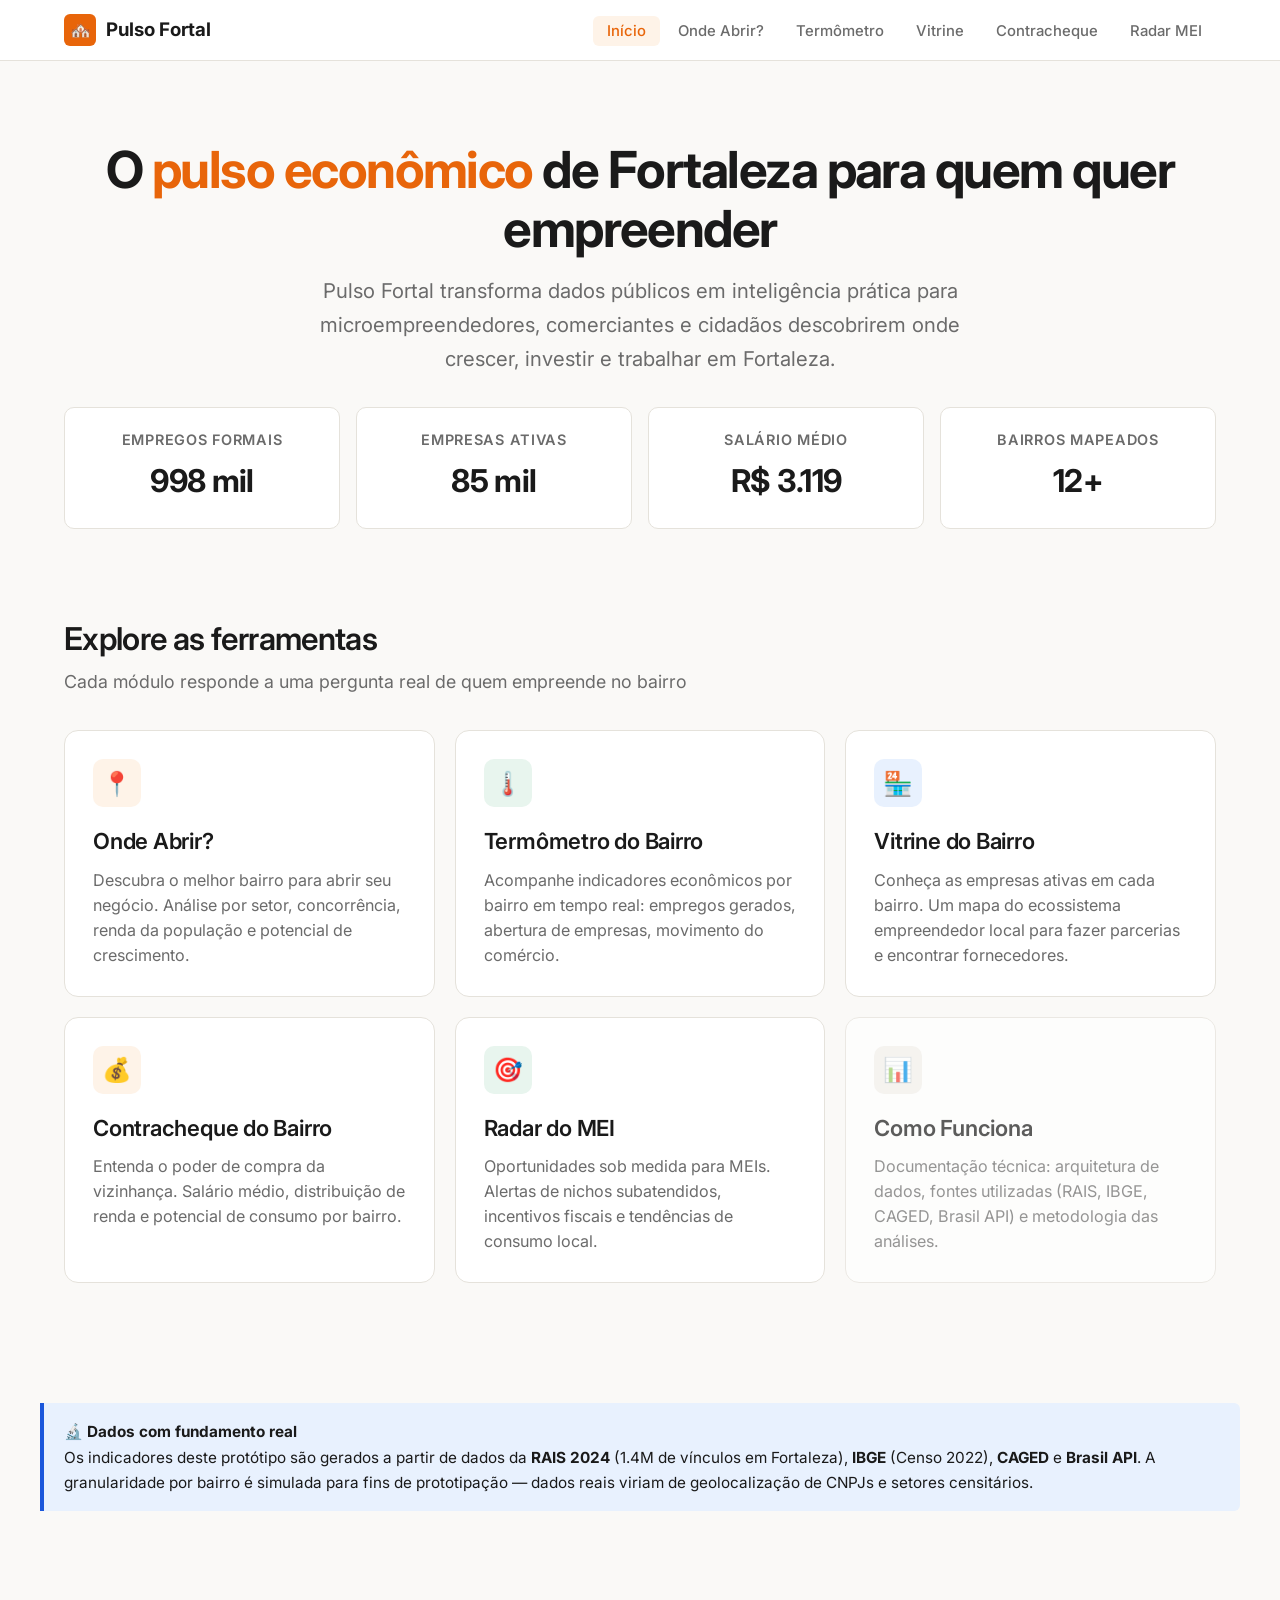
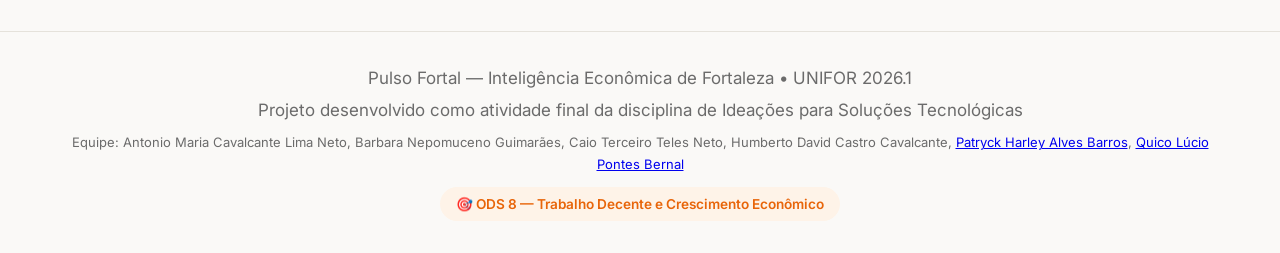
<file: index.html>
<!DOCTYPE html>
<html lang="pt-BR">
<head>
  <meta charset="UTF-8">
  <meta name="viewport" content="width=device-width, initial-scale=1.0">
  <title>Pulso Fortal — Inteligência Econômica de Fortaleza</title>
  <link rel="preconnect" href="https://fonts.googleapis.com">
  <link href="https://fonts.googleapis.com/css2?family=Inter:wght@400;500;600;700&display=swap" rel="stylesheet">
  <link rel="stylesheet" href="css/style.css">
</head>
<body>

<nav class="navbar">
  <div class="container">
    <a href="index.html" class="nav-brand">
      <span class="logo-icon">🏘️</span>
      Pulso Fortal
    </a>
    <ul class="nav-links">
      <li><a href="index.html">Início</a></li>
      <li><a href="onde-abrir.html">Onde Abrir?</a></li>
      <li><a href="termometro.html">Termômetro</a></li>
      <li><a href="vitrine.html">Vitrine</a></li>
      <li><a href="contracheque.html">Contracheque</a></li>
      <li><a href="radar-mei.html">Radar MEI</a></li>
    </ul>
  </div>
</nav>

<section class="hero">
  <div class="container">
    <h1>O <span class="accent">pulso econômico</span> de Fortaleza para quem quer empreender</h1>
    <p>Pulso Fortal transforma dados públicos em inteligência prática para microempreendedores, comerciantes e cidadãos descobrirem onde crescer, investir e trabalhar em Fortaleza.</p>
    <div class="stat-row">
      <div class="stat-card">
        <div class="stat-label">Empregos Formais</div>
        <div class="stat-value">998 mil</div>
      </div>
      <div class="stat-card">
        <div class="stat-label">Empresas Ativas</div>
        <div class="stat-value">85 mil</div>
      </div>
      <div class="stat-card">
        <div class="stat-label">Salário Médio</div>
        <div class="stat-value">R$ 3.119</div>
      </div>
      <div class="stat-card">
        <div class="stat-label">Bairros Mapeados</div>
        <div class="stat-value">12+</div>
      </div>
    </div>
  </div>
</section>

<section class="container">
  <h2 class="section-title">Explore as ferramentas</h2>
  <p class="section-subtitle">Cada módulo responde a uma pergunta real de quem empreende no bairro</p>

  <div class="card-grid">

    <a href="onde-abrir.html" class="card">
      <div class="card-icon" style="background:var(--color-accent-light);">📍</div>
      <h3>Onde Abrir?</h3>
      <p>Descubra o melhor bairro para abrir seu negócio. Análise por setor, concorrência, renda da população e potencial de crescimento.</p>
    </a>

    <a href="termometro.html" class="card">
      <div class="card-icon" style="background:var(--color-green-light);">🌡️</div>
      <h3>Termômetro do Bairro</h3>
      <p>Acompanhe indicadores econômicos por bairro em tempo real: empregos gerados, abertura de empresas, movimento do comércio.</p>
    </a>

    <a href="vitrine.html" class="card">
      <div class="card-icon" style="background:var(--color-blue-light);">🏪</div>
      <h3>Vitrine do Bairro</h3>
      <p>Conheça as empresas ativas em cada bairro. Um mapa do ecossistema empreendedor local para fazer parcerias e encontrar fornecedores.</p>
    </a>

    <a href="contracheque.html" class="card">
      <div class="card-icon" style="background:var(--color-accent-light);">💰</div>
      <h3>Contracheque do Bairro</h3>
      <p>Entenda o poder de compra da vizinhança. Salário médio, distribuição de renda e potencial de consumo por bairro.</p>
    </a>

    <a href="radar-mei.html" class="card">
      <div class="card-icon" style="background:var(--color-green-light);">🎯</div>
      <h3>Radar do MEI</h3>
      <p>Oportunidades sob medida para MEIs. Alertas de nichos subatendidos, incentivos fiscais e tendências de consumo local.</p>
    </a>

    <a href="/docs/arquitetura-dados.md" class="card" style="opacity:0.7;">
      <div class="card-icon" style="background:var(--color-surface-alt);">📊</div>
      <h3>Como Funciona</h3>
      <p>Documentação técnica: arquitetura de dados, fontes utilizadas (RAIS, IBGE, CAGED, Brasil API) e metodologia das análises.</p>
    </a>

  </div>
</section>

<section class="container" style="padding:40px 0;">
  <div class="info-box">
    <strong>🔬 Dados com fundamento real</strong><br>
    Os indicadores deste protótipo são gerados a partir de dados da <strong>RAIS 2024</strong> (1.4M de vínculos em Fortaleza), <strong>IBGE</strong> (Censo 2022), <strong>CAGED</strong> e <strong>Brasil API</strong>. A granularidade por bairro é simulada para fins de prototipação — dados reais viriam de geolocalização de CNPJs e setores censitários.
  </div>
</section>

<footer class="footer">
  <div class="container">
    <p>Pulso Fortal — Inteligência Econômica de Fortaleza • UNIFOR 2026.1</p>
    <p style="margin-top:4px;">Projeto desenvolvido como atividade final da disciplina de Ideações para Soluções Tecnológicas</p>
    <p style="margin-top:8px;font-size:0.9em;">Equipe: Antonio Maria Cavalcante Lima Neto, Barbara Nepomuceno Guimarães, Caio Terceiro Teles Neto, Humberto David Castro Cavalcante, <a href="https://www.linkedin.com/in/patryckharley/" target="_blank">Patryck Harley Alves Barros</a>, <a href="https://www.linkedin.com/in/quico-bernal-%F0%9F%8F%B3%EF%B8%8F%E2%80%8D%F0%9F%8C%88-299121204" target="_blank">Quico Lúcio Pontes Bernal</a></p>
    <span class="ods-badge">🎯 ODS 8 — Trabalho Decente e Crescimento Econômico</span>
  </div>
</footer>

<script src="js/main.js"></script>
</body>
</html>
</file>
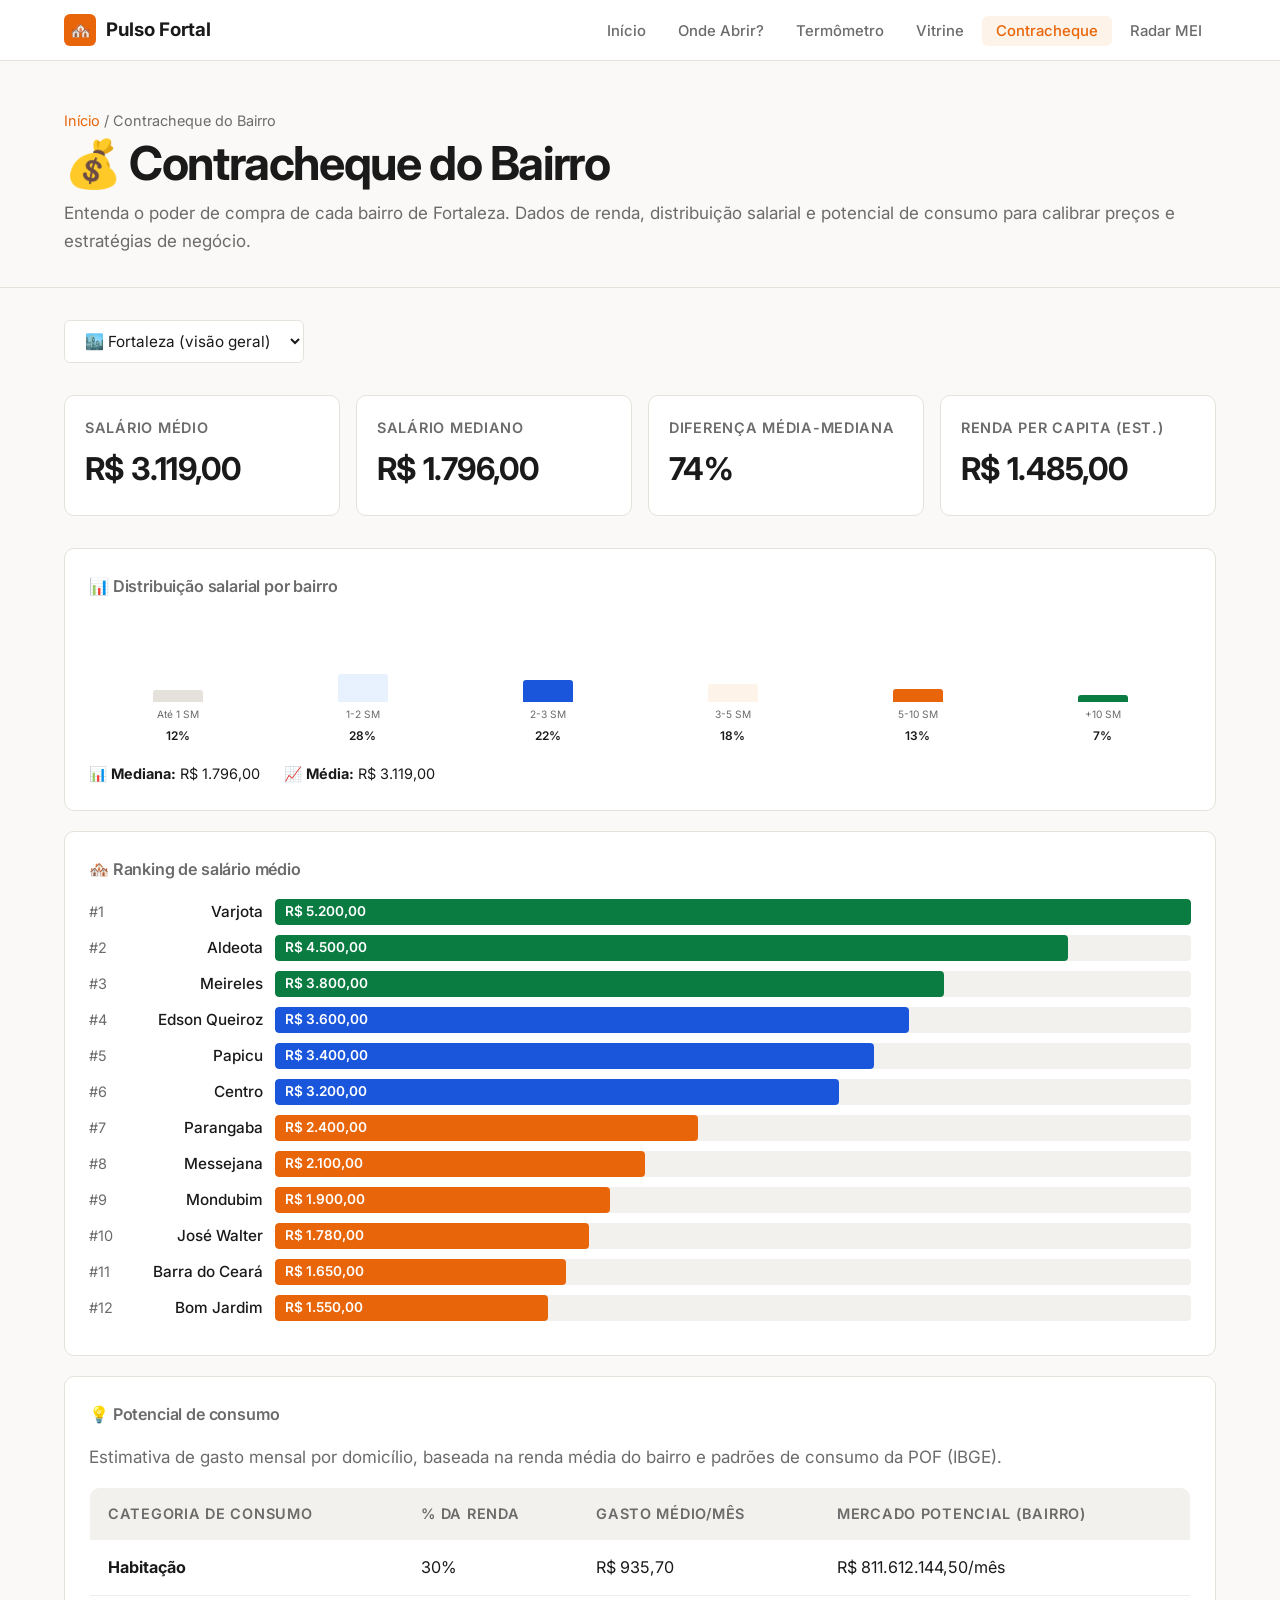
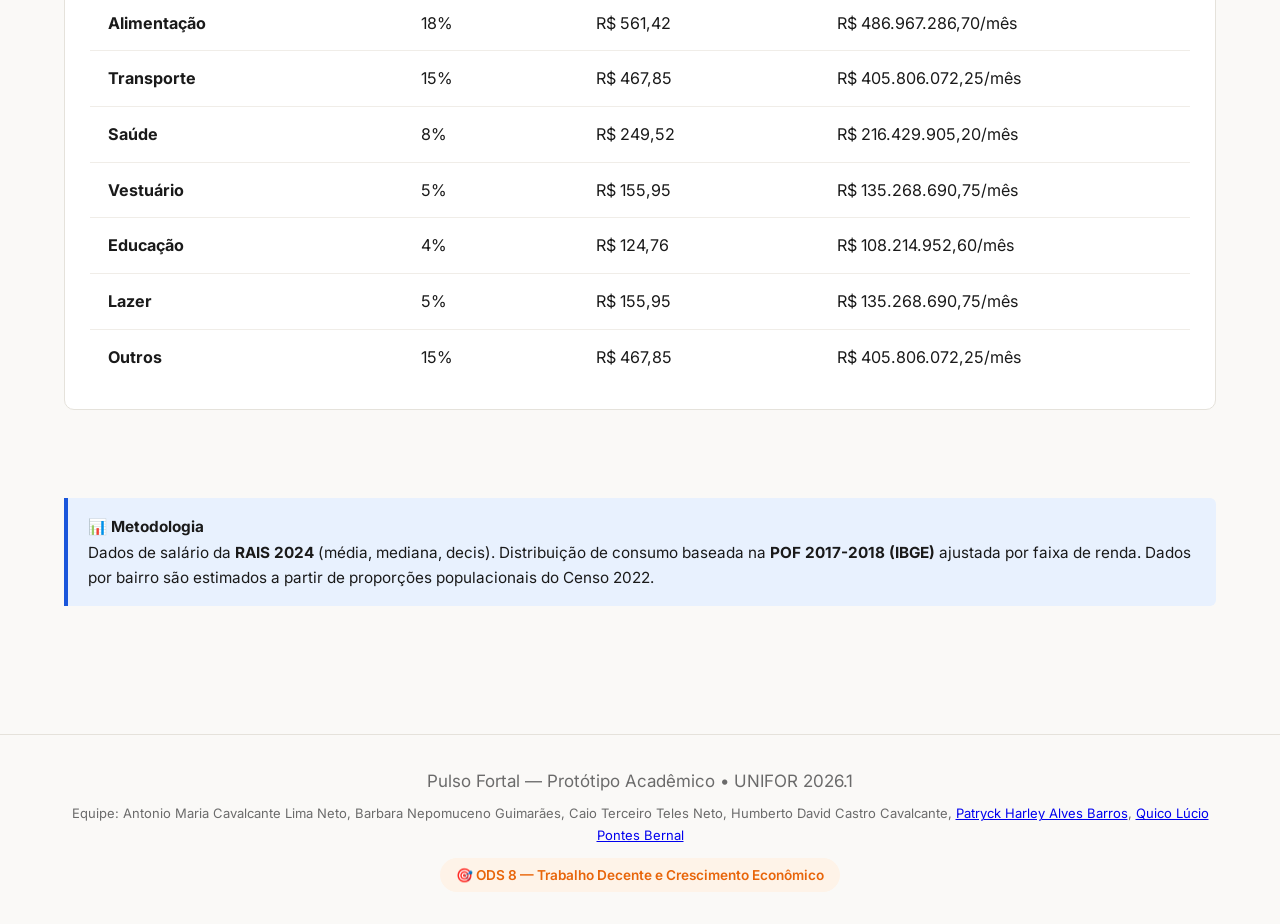
<file: contracheque.html>
<!DOCTYPE html>
<html lang="pt-BR">
<head>
  <meta charset="UTF-8">
  <meta name="viewport" content="width=device-width, initial-scale=1.0">
  <title>Contracheque do Bairro — Pulso Fortal</title>
  <link rel="preconnect" href="https://fonts.googleapis.com">
  <link href="https://fonts.googleapis.com/css2?family=Inter:wght@400;500;600;700&display=swap" rel="stylesheet">
  <link rel="stylesheet" href="css/style.css">
</head>
<body>

<nav class="navbar">
  <div class="container">
    <a href="index.html" class="nav-brand">
      <span class="logo-icon">🏘️</span>
      Pulso Fortal
    </a>
    <ul class="nav-links">
      <li><a href="index.html">Início</a></li>
      <li><a href="onde-abrir.html">Onde Abrir?</a></li>
      <li><a href="termometro.html">Termômetro</a></li>
      <li><a href="vitrine.html">Vitrine</a></li>
      <li><a href="contracheque.html">Contracheque</a></li>
      <li><a href="radar-mei.html">Radar MEI</a></li>
    </ul>
  </div>
</nav>

<header class="page-header">
  <div class="container">
    <div class="breadcrumb"><a href="index.html">Início</a> / Contracheque do Bairro</div>
    <h1>💰 Contracheque do Bairro</h1>
    <p>Entenda o poder de compra de cada bairro de Fortaleza. Dados de renda, distribuição salarial e potencial de consumo para calibrar preços e estratégias de negócio.</p>
  </div>
</header>

<main class="container">
  <div class="filter-bar">
    <select class="form-select" id="bairroSelect" onchange="updateView()">
      <option value="fortaleza">🏙️ Fortaleza (visão geral)</option>
    </select>
  </div>

  <div class="stat-row" id="overviewStats"></div>

  <div class="chart-box">
    <h3>📊 Distribuição salarial por bairro</h3>
    <div id="salaryDist"></div>
  </div>

  <div class="chart-box">
    <h3>🏘️ Ranking de salário médio</h3>
    <div id="rankingChart"></div>
  </div>

  <div class="chart-box">
    <h3>💡 Potencial de consumo</h3>
    <p style="margin-bottom:16px;">Estimativa de gasto mensal por domicílio, baseada na renda média do bairro e padrões de consumo da POF (IBGE).</p>
    <table class="data-table">
      <thead>
        <tr>
          <th>Categoria de consumo</th>
          <th>% da renda</th>
          <th>Gasto médio/mês</th>
          <th>Mercado potencial (bairro)</th>
        </tr>
      </thead>
      <tbody id="consumoBody"></tbody>
    </table>
  </div>

  <section class="section">
    <div class="info-box">
      <strong>📊 Metodologia</strong><br>
      Dados de salário da <strong>RAIS 2024</strong> (média, mediana, decis). Distribuição de consumo baseada na <strong>POF 2017-2018 (IBGE)</strong> ajustada por faixa de renda. Dados por bairro são estimados a partir de proporções populacionais do Censo 2022.
    </div>
  </section>
</main>

<footer class="footer">
  <div class="container">
    <p>Pulso Fortal — Protótipo Acadêmico • UNIFOR 2026.1</p>
    <p style="margin-top:8px;font-size:0.9em;">Equipe: Antonio Maria Cavalcante Lima Neto, Barbara Nepomuceno Guimarães, Caio Terceiro Teles Neto, Humberto David Castro Cavalcante, <a href="https://www.linkedin.com/in/patryckharley/" target="_blank">Patryck Harley Alves Barros</a>, <a href="https://www.linkedin.com/in/quico-bernal-%F0%9F%8F%B3%EF%B8%8F%E2%80%8D%F0%9F%8C%88-299121204" target="_blank">Quico Lúcio Pontes Bernal</a></p>
    <span class="ods-badge">🎯 ODS 8 — Trabalho Decente e Crescimento Econômico</span>
  </div>
</footer>

<script src="js/main.js"></script>
<script>
let bairros, indicadores;

// Consumption pattern from POF (IBGE) as % of income
const consumoPattern = [
  { categoria: 'Habitação', pct: 0.30 },
  { categoria: 'Alimentação', pct: 0.18 },
  { categoria: 'Transporte', pct: 0.15 },
  { categoria: 'Saúde', pct: 0.08 },
  { categoria: 'Vestuário', pct: 0.05 },
  { categoria: 'Educação', pct: 0.04 },
  { categoria: 'Lazer', pct: 0.05 },
  { categoria: 'Outros', pct: 0.15 },
];

async function init() {
  [bairros, indicadores] = await Promise.all([
    loadData('data/bairros.json'),
    loadData('data/indicadores.json')
  ]);
  if (!bairros || !indicadores) return;

  const select = document.getElementById('bairroSelect');
  bairros.forEach(b => {
    const opt = document.createElement('option');
    opt.value = b.id;
    opt.textContent = `🏘️ ${b.nome}`;
    select.appendChild(opt);
  });

  renderRanking();
  updateView();
}

function updateView() {
  const selected = document.getElementById('bairroSelect').value;

  if (selected === 'fortaleza') {
    showFortaleza();
  } else {
    showBairro(selected);
  }
}

function showFortaleza() {
  const f = indicadores.fortaleza;
  document.getElementById('overviewStats').innerHTML = `
    <div class="stat-card"><div class="stat-label">Salário Médio</div><div class="stat-value">${formatBRL(f.salario_medio)}</div></div>
    <div class="stat-card"><div class="stat-label">Salário Mediano</div><div class="stat-value">${formatBRL(f.salario_mediano)}</div></div>
    <div class="stat-card"><div class="stat-label">Diferença Média-Mediana</div><div class="stat-value">${(((f.salario_medio / f.salario_mediano) - 1) * 100).toFixed(0)}%</div></div>
    <div class="stat-card"><div class="stat-label">Renda per capita (est.)</div><div class="stat-value">${formatBRL(Math.round(f.salario_medio / 2.1))}</div></div>
  `;

  renderSalaryDist(f.salario_mediano, f.salario_medio);
  renderConsumo(f.salario_medio, f.populacao);
}

function showBairro(id) {
  const b = bairros.find(b => b.id === id);
  if (!b) return;

  document.getElementById('overviewStats').innerHTML = `
    <div class="stat-card"><div class="stat-label">Salário Médio</div><div class="stat-value">${formatBRL(b.salario_medio)}</div></div>
    <div class="stat-card"><div class="stat-label">vs Média Fortaleza</div><div class="stat-value">${formatPct(((b.salario_medio / indicadores.fortaleza.salario_medio) - 1) * 100)}</div></div>
    <div class="stat-card"><div class="stat-label">Empregos Formais</div><div class="stat-value">${formatNum(b.empregos_formais)}</div></div>
    <div class="stat-card"><div class="stat-label">Crescimento anual</div><div class="stat-value">${formatPct(b.crescimento)}</div></div>
  `;

  // Estimate median: lower for high-inequality areas
  const medianRatio = b.salario_medio > 4000 ? 0.55 : b.salario_medio > 2500 ? 0.62 : 0.72;
  renderSalaryDist(Math.round(b.salario_medio * medianRatio), b.salario_medio);
  renderConsumo(b.salario_medio, b.pop);
}

function renderSalaryDist(mediana, media) {
  document.getElementById('salaryDist').innerHTML = `
    <div style="display:flex;align-items:flex-end;gap:8px;height:130px;padding-top:20px;">
      ${[
        {label:'Até 1 SM', pct:12, color:'var(--color-border)'},
        {label:'1-2 SM', pct:28, color:'var(--color-blue-light)'},
        {label:'2-3 SM', pct:22, color:'var(--color-blue)'},
        {label:'3-5 SM', pct:18, color:'var(--color-accent-light)'},
        {label:'5-10 SM', pct:13, color:'var(--color-accent)'},
        {label:'+10 SM', pct:7, color:'var(--color-green)'},
      ].map(b => `
        <div style="flex:1;text-align:center;display:flex;flex-direction:column;align-items:center;gap:4px;">
          <div style="height:${b.pct * 1.0}px;width:100%;max-width:50px;background:${b.color};border-radius:3px 3px 0 0;"></div>
          <span style="font-size:0.6rem;color:var(--color-text-secondary);">${b.label}</span>
          <span style="font-size:0.7rem;font-weight:600;">${b.pct}%</span>
        </div>
      `).join('')}
    </div>
    <div style="margin-top:16px;display:flex;gap:24px;font-size:0.85rem;">
      <span>📊 <strong>Mediana:</strong> ${formatBRL(mediana)}</span>
      <span>📈 <strong>Média:</strong> ${formatBRL(media)}</span>
    </div>`;
}

function renderRanking() {
  const sorted = [...bairros].sort((a, b) => b.salario_medio - a.salario_medio);
  const max = sorted[0].salario_medio;

  document.getElementById('rankingChart').innerHTML = sorted.map((b, i) => {
    const pct = (b.salario_medio / max) * 100;
    return `
      <div style="display:flex;align-items:center;gap:12px;margin-bottom:10px;">
        <span style="font-size:0.85rem;color:var(--color-text-secondary);width:22px;">#${i+1}</span>
        <span style="font-size:0.9rem;width:140px;text-align:right;font-weight:500;">${b.nome}</span>
        <div style="flex:1;background:var(--color-surface-alt);border-radius:4px;height:26px;overflow:hidden;">
          <div style="height:100%;width:${pct}%;background:${i < 3 ? 'var(--color-green)' : i < 6 ? 'var(--color-blue)' : 'var(--color-accent)'};border-radius:4px;display:flex;align-items:center;padding-left:10px;min-width:${pct > 8 ? '80px' : '0'};">
            <span style="font-size:0.8rem;color:white;font-weight:600;">${formatBRL(b.salario_medio)}</span>
          </div>
        </div>
      </div>`;
  }).join('');
}

function renderConsumo(salarioMedio, populacao) {
  const domicilios = Math.round(populacao / 2.8);
  document.getElementById('consumoBody').innerHTML = consumoPattern.map(c => {
    const gastoMedio = salarioMedio * c.pct;
    const mercadoPotencial = gastoMedio * domicilios;
    return `
      <tr>
        <td><strong>${c.categoria}</strong></td>
        <td>${(c.pct * 100).toFixed(0)}%</td>
        <td>${formatBRL(gastoMedio)}</td>
        <td>${formatBRL(mercadoPotencial)}/mês</td>
      </tr>
    `;
  }).join('');
}

init();
</script>
</body>
</html>
</file>
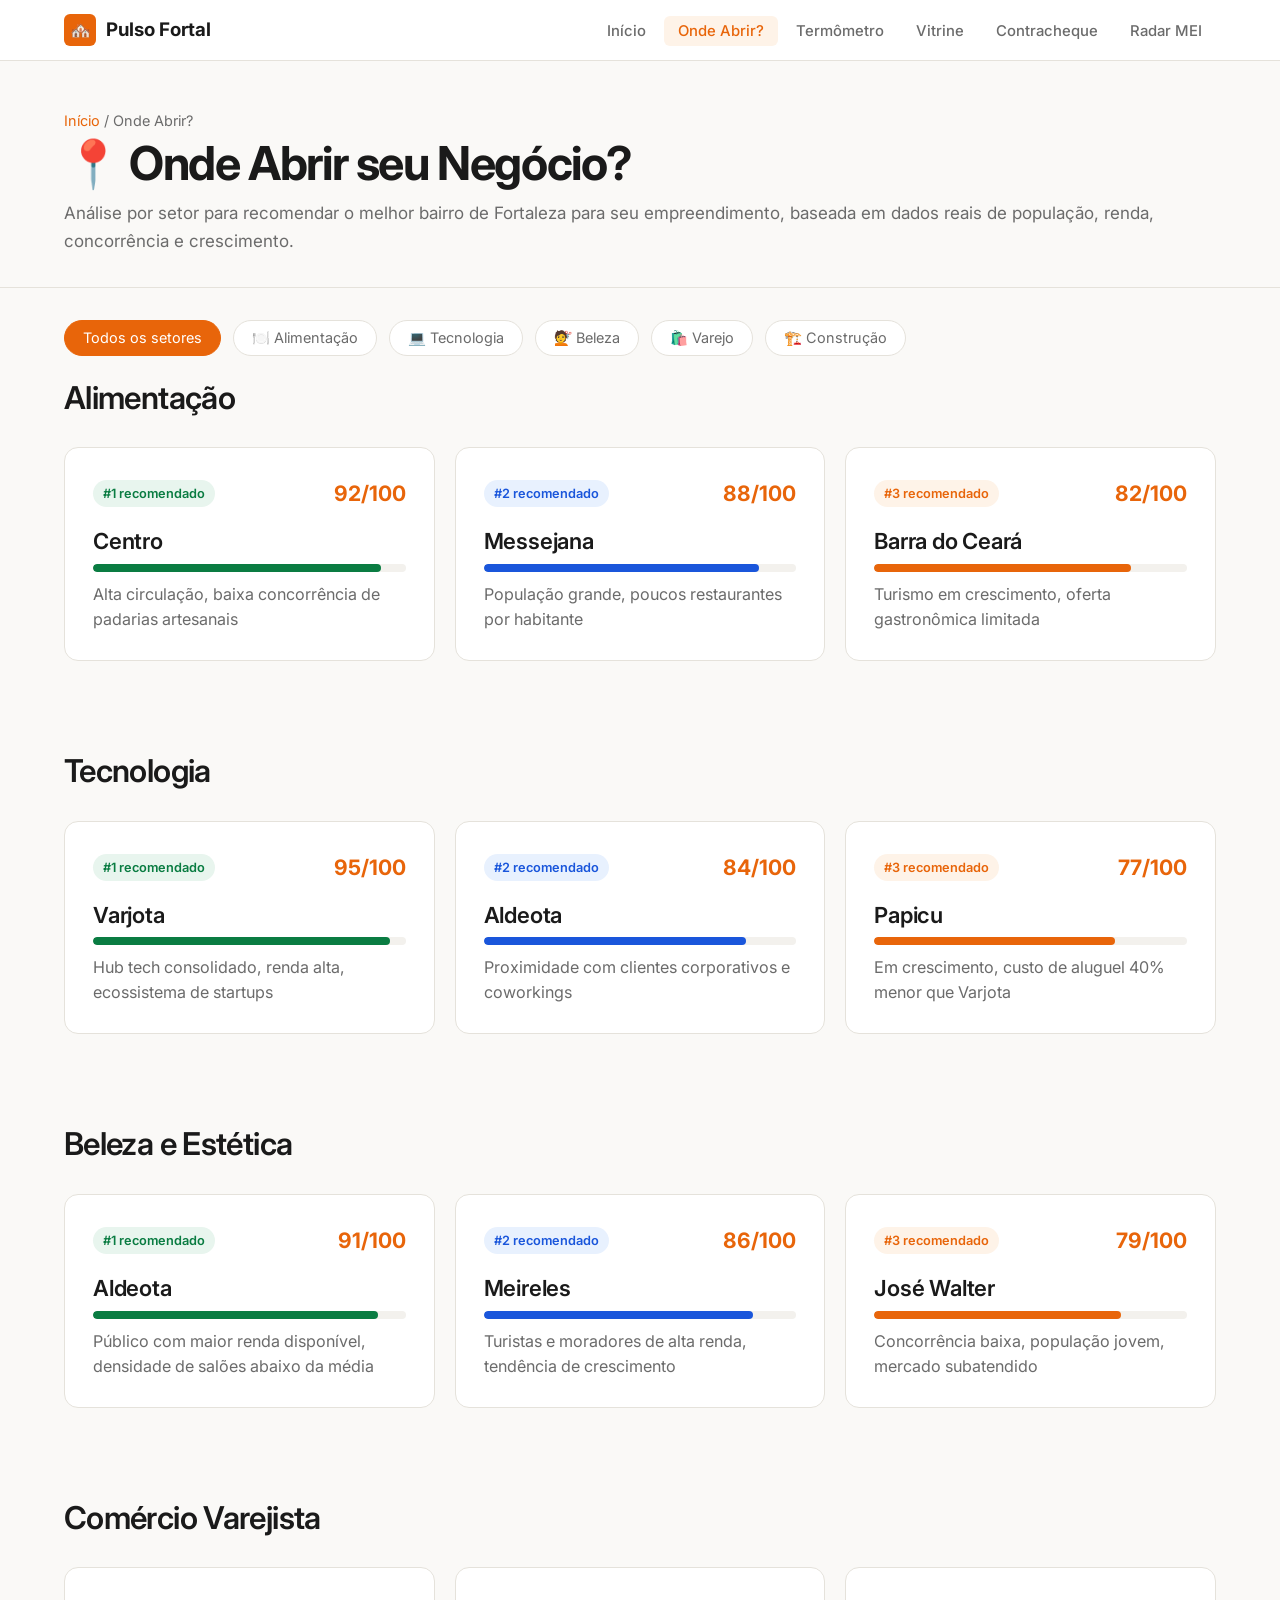
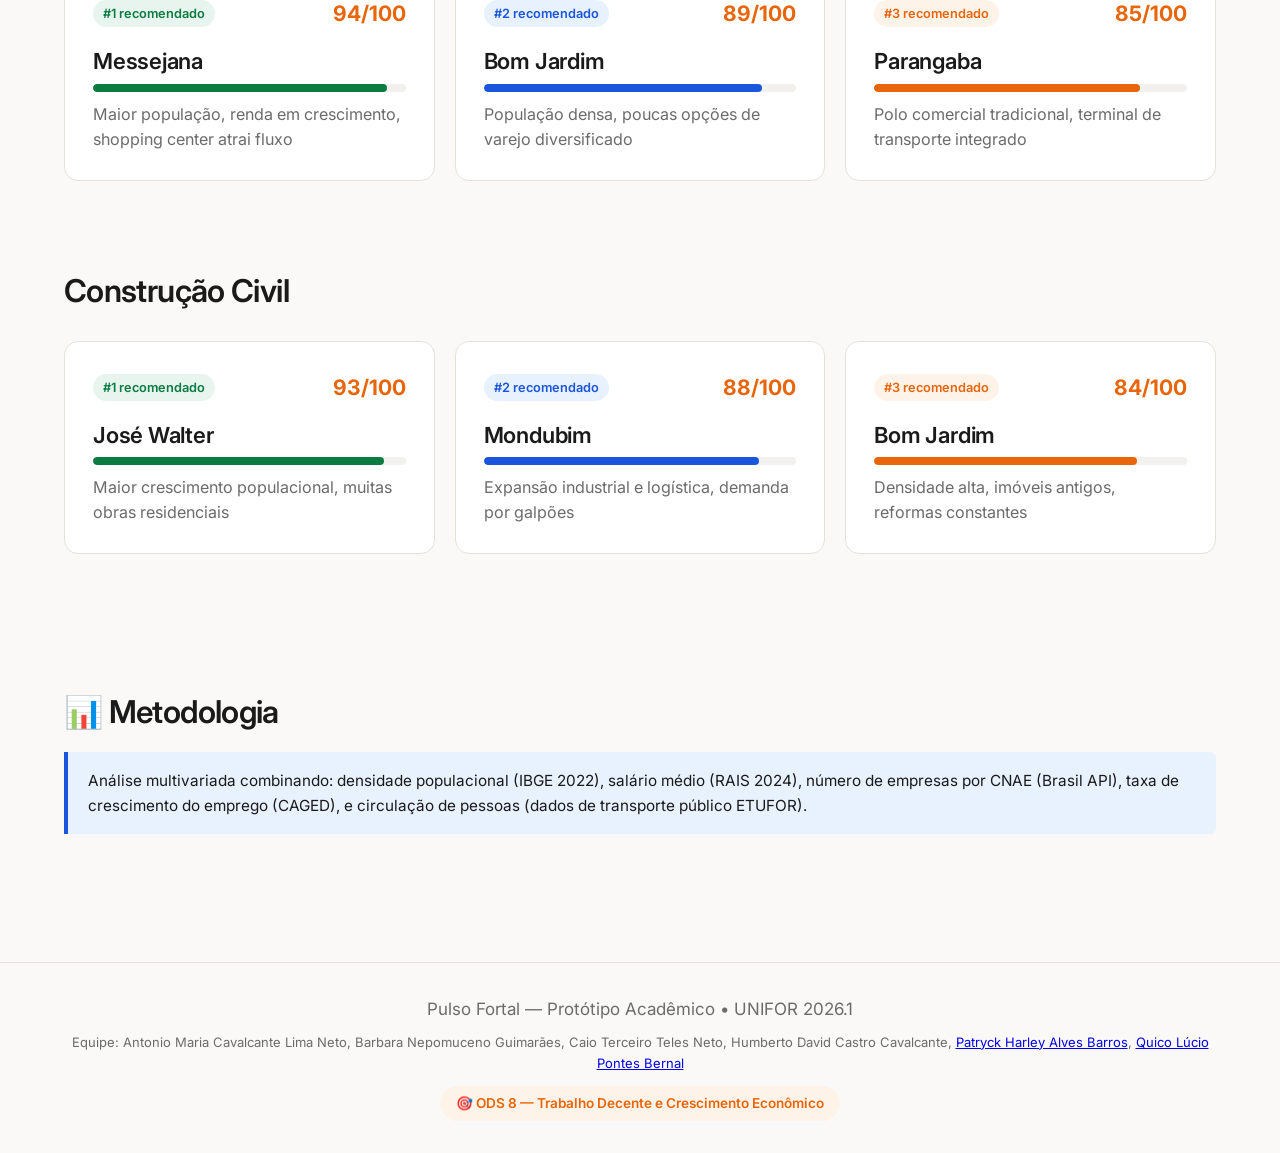
<file: onde-abrir.html>
<!DOCTYPE html>
<html lang="pt-BR">
<head>
  <meta charset="UTF-8">
  <meta name="viewport" content="width=device-width, initial-scale=1.0">
  <title>Onde Abrir? — Pulso Fortal</title>
  <link rel="preconnect" href="https://fonts.googleapis.com">
  <link href="https://fonts.googleapis.com/css2?family=Inter:wght@400;500;600;700&display=swap" rel="stylesheet">
  <link rel="stylesheet" href="css/style.css">
</head>
<body>

<nav class="navbar">
  <div class="container">
    <a href="index.html" class="nav-brand">
      <span class="logo-icon">🏘️</span>
      Pulso Fortal
    </a>
    <ul class="nav-links">
      <li><a href="index.html">Início</a></li>
      <li><a href="onde-abrir.html">Onde Abrir?</a></li>
      <li><a href="termometro.html">Termômetro</a></li>
      <li><a href="vitrine.html">Vitrine</a></li>
      <li><a href="contracheque.html">Contracheque</a></li>
      <li><a href="radar-mei.html">Radar MEI</a></li>
    </ul>
  </div>
</nav>

<header class="page-header">
  <div class="container">
    <div class="breadcrumb"><a href="index.html">Início</a> / Onde Abrir?</div>
    <h1>📍 Onde Abrir seu Negócio?</h1>
    <p>Análise por setor para recomendar o melhor bairro de Fortaleza para seu empreendimento, baseada em dados reais de população, renda, concorrência e crescimento.</p>
  </div>
</header>

<main class="container">
  <div class="filter-bar">
    <button class="filter-btn active" onclick="filterSector('all')">Todos os setores</button>
    <button class="filter-btn" onclick="filterSector('Alimentação')">🍽️ Alimentação</button>
    <button class="filter-btn" onclick="filterSector('Tecnologia')">💻 Tecnologia</button>
    <button class="filter-btn" onclick="filterSector('Beleza e Estética')">💇 Beleza</button>
    <button class="filter-btn" onclick="filterSector('Comércio Varejista')">🛍️ Varejo</button>
    <button class="filter-btn" onclick="filterSector('Construção Civil')">🏗️ Construção</button>
  </div>

  <div id="results"></div>

  <section class="section">
    <h2 class="section-title">📊 Metodologia</h2>
    <div class="info-box" id="metodologia"></div>
  </section>
</main>

<footer class="footer">
  <div class="container">
    <p>Pulso Fortal — Protótipo Acadêmico • UNIFOR 2026.1</p>
    <p style="margin-top:8px;font-size:0.9em;">Equipe: Antonio Maria Cavalcante Lima Neto, Barbara Nepomuceno Guimarães, Caio Terceiro Teles Neto, Humberto David Castro Cavalcante, <a href="https://www.linkedin.com/in/patryckharley/" target="_blank">Patryck Harley Alves Barros</a>, <a href="https://www.linkedin.com/in/quico-bernal-%F0%9F%8F%B3%EF%B8%8F%E2%80%8D%F0%9F%8C%88-299121204" target="_blank">Quico Lúcio Pontes Bernal</a></p>
    <span class="ods-badge">🎯 ODS 8 — Trabalho Decente e Crescimento Econômico</span>
  </div>
</footer>

<script src="js/main.js"></script>
<script>
let data = null;
let currentFilter = 'all';

async function init() {
  data = await loadData('data/onde-abrir.json');
  if (!data) return;
  document.getElementById('metodologia').textContent = data.metodologia;
  renderResults();
}

function filterSector(sector) {
  currentFilter = sector;
  document.querySelectorAll('.filter-btn').forEach(b => b.classList.remove('active'));
  event.target.classList.add('active');
  renderResults();
}

function renderResults() {
  const container = document.getElementById('results');
  if (!data) return;

  const sectors = currentFilter === 'all' 
    ? data.analise_por_setor 
    : data.analise_por_setor.filter(s => s.setor === currentFilter);

  container.innerHTML = sectors.map(sector => `
    <div class="mb-32">
      <h2 style="margin-bottom:20px;">${sector.setor}</h2>
      <div class="card-grid" style="grid-template-columns:repeat(auto-fill, minmax(320px, 1fr));">
        ${sector.bairros_recomendados.map((b, i) => `
          <div class="card">
            <div style="display:flex;justify-content:space-between;align-items:center;margin-bottom:12px;">
              <span class="badge ${i === 0 ? 'badge-green' : i === 1 ? 'badge-blue' : 'badge-orange'}">#${i + 1} recomendado</span>
              <span style="font-weight:700;font-size:1.25rem;color:var(--color-accent);">${b.score}/100</span>
            </div>
            <h3 style="margin-bottom:4px;">${b.bairro}</h3>
            <div style="margin-bottom:10px;">
              <div class="score-bar">
                <div class="score-fill ${i === 0 ? 'score-green' : i === 1 ? 'score-blue' : 'score-orange'}" style="width:${b.score}%;"></div>
              </div>
            </div>
            <p>${b.motivo}</p>
          </div>
        `).join('')}
      </div>
    </div>
  `).join('');
}

init();
</script>
</body>
</html>
</file>
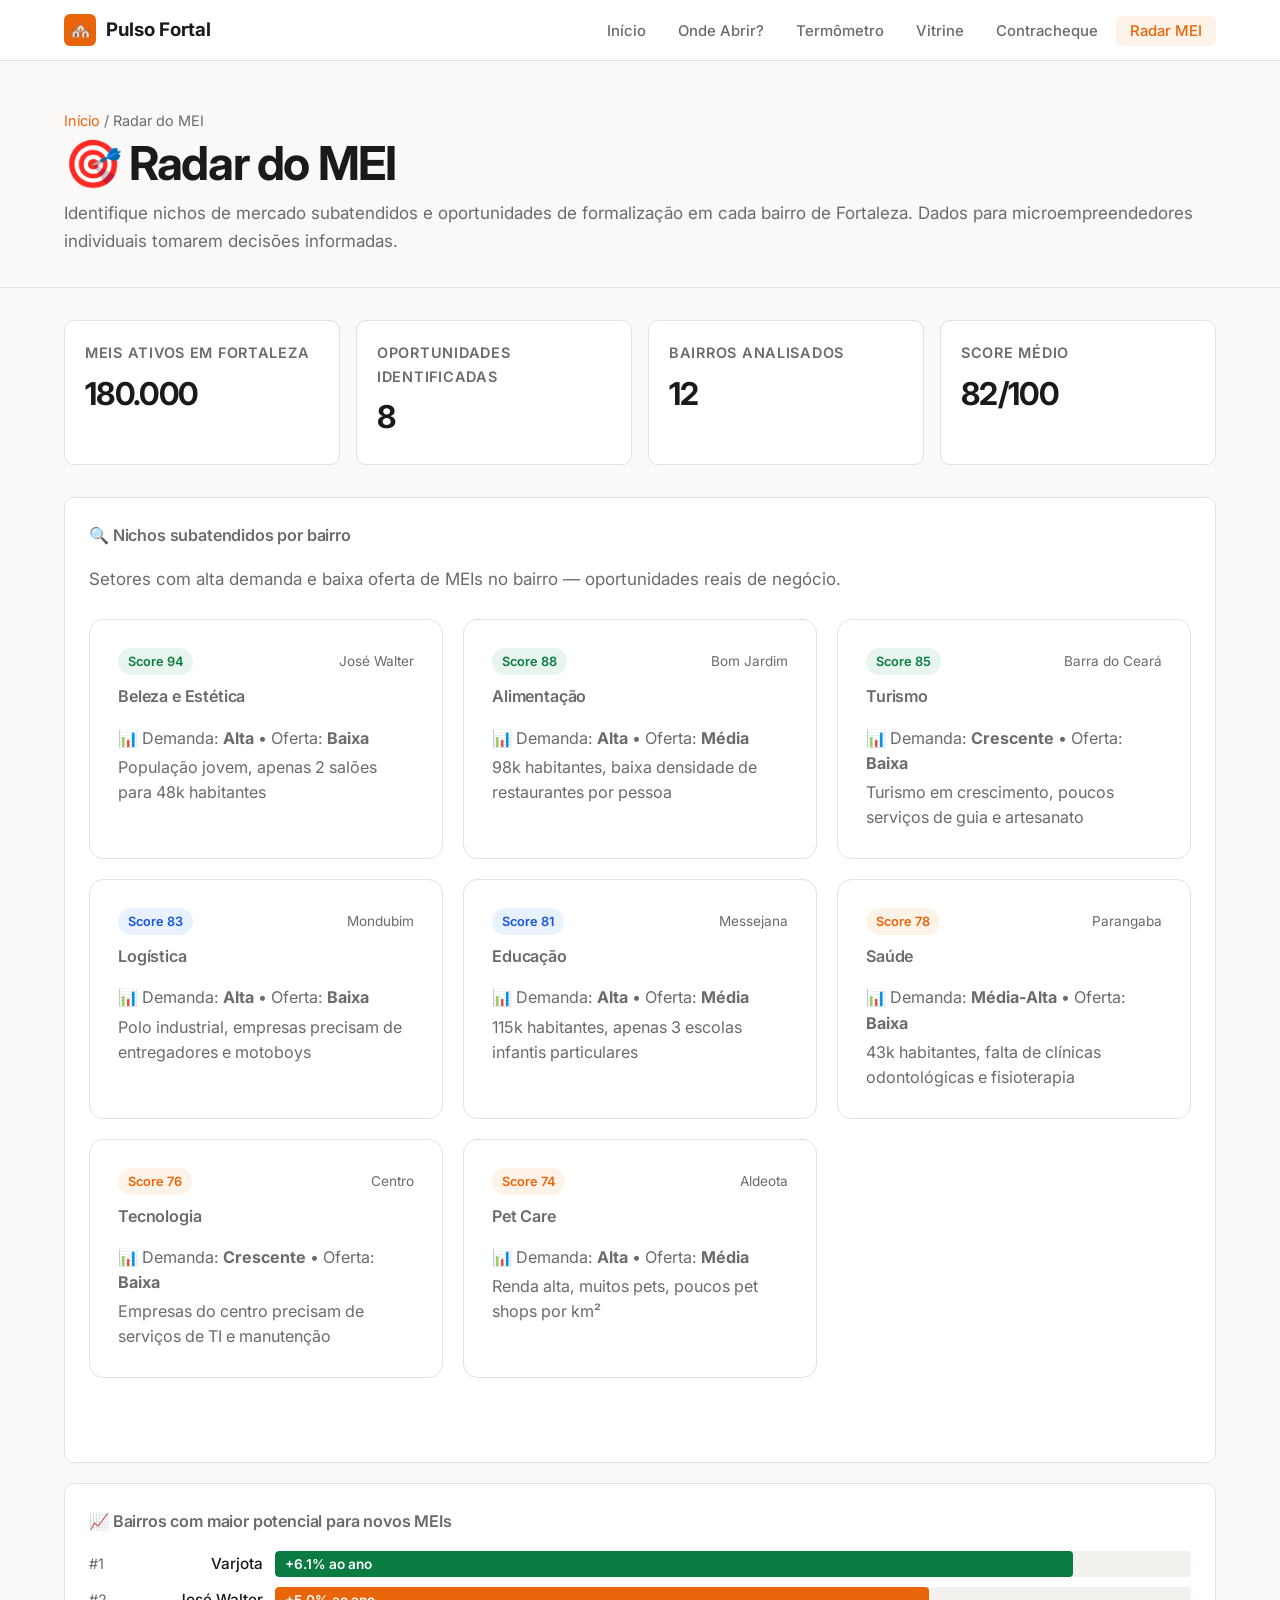
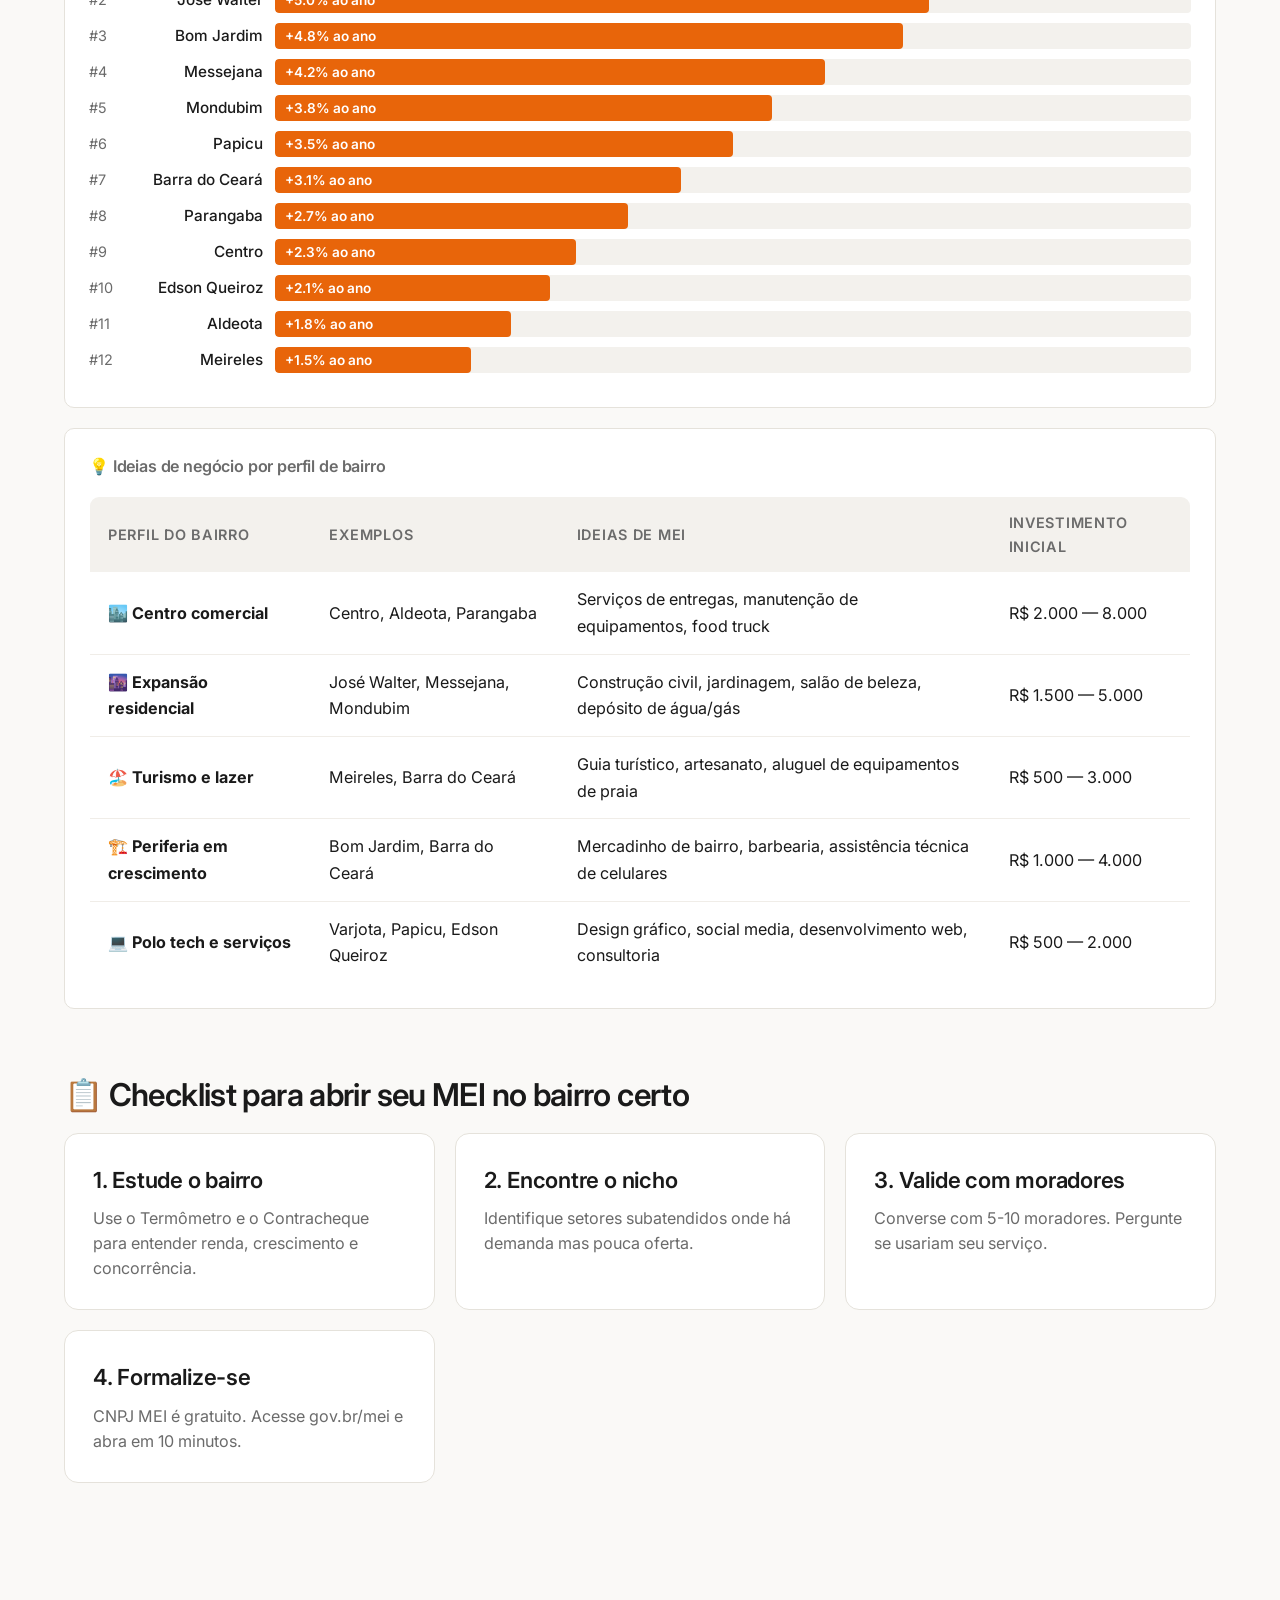
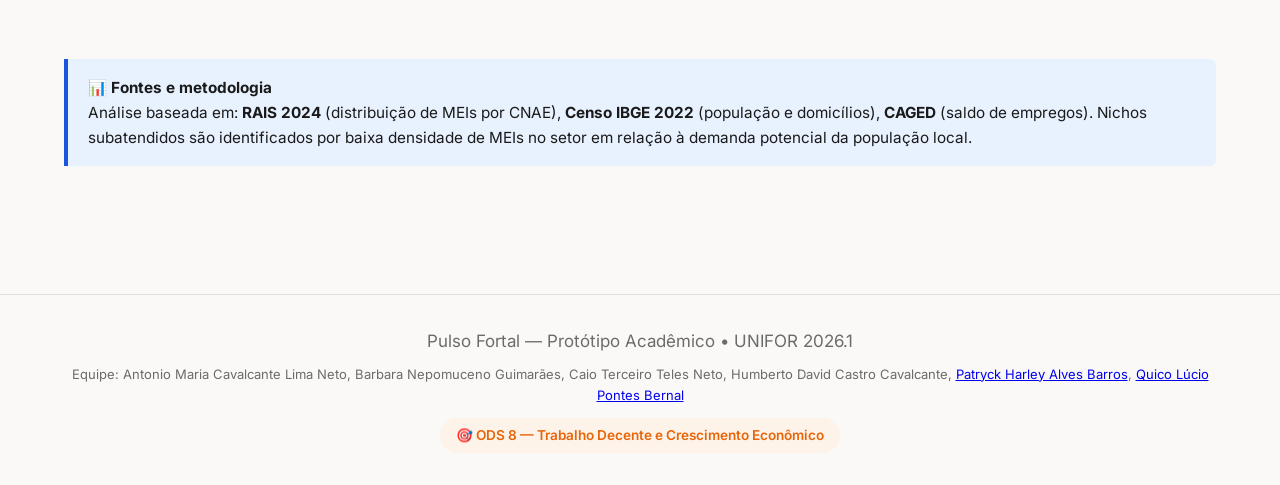
<file: radar-mei.html>
<!DOCTYPE html>
<html lang="pt-BR">
<head>
  <meta charset="UTF-8">
  <meta name="viewport" content="width=device-width, initial-scale=1.0">
  <title>Radar do MEI — Pulso Fortal</title>
  <link rel="preconnect" href="https://fonts.googleapis.com">
  <link href="https://fonts.googleapis.com/css2?family=Inter:wght@400;500;600;700&display=swap" rel="stylesheet">
  <link rel="stylesheet" href="css/style.css">
</head>
<body>

<nav class="navbar">
  <div class="container">
    <a href="index.html" class="nav-brand">
      <span class="logo-icon">🏘️</span>
      Pulso Fortal
    </a>
    <ul class="nav-links">
      <li><a href="index.html">Início</a></li>
      <li><a href="onde-abrir.html">Onde Abrir?</a></li>
      <li><a href="termometro.html">Termômetro</a></li>
      <li><a href="vitrine.html">Vitrine</a></li>
      <li><a href="contracheque.html">Contracheque</a></li>
      <li><a href="radar-mei.html">Radar MEI</a></li>
    </ul>
  </div>
</nav>

<header class="page-header">
  <div class="container">
    <div class="breadcrumb"><a href="index.html">Início</a> / Radar do MEI</div>
    <h1>🎯 Radar do MEI</h1>
    <p>Identifique nichos de mercado subatendidos e oportunidades de formalização em cada bairro de Fortaleza. Dados para microempreendedores individuais tomarem decisões informadas.</p>
  </div>
</header>

<main class="container">
  <div class="stat-row" id="overviewStats"></div>

  <div class="chart-box">
    <h3>🔍 Nichos subatendidos por bairro</h3>
    <p style="margin-bottom:16px;">Setores com alta demanda e baixa oferta de MEIs no bairro — oportunidades reais de negócio.</p>
    <div id="nichosGrid"></div>
  </div>

  <div class="chart-box">
    <h3>📈 Bairros com maior potencial para novos MEIs</h3>
    <div id="potencialChart"></div>
  </div>

  <div class="chart-box">
    <h3>💡 Ideias de negócio por perfil de bairro</h3>
    <table class="data-table">
      <thead>
        <tr>
          <th>Perfil do bairro</th>
          <th>Exemplos</th>
          <th>Ideias de MEI</th>
          <th>Investimento inicial</th>
        </tr>
      </thead>
      <tbody>
        <tr>
          <td><strong>🏙️ Centro comercial</strong></td>
          <td>Centro, Aldeota, Parangaba</td>
          <td>Serviços de entregas, manutenção de equipamentos, food truck</td>
          <td>R$ 2.000 — 8.000</td>
        </tr>
        <tr>
          <td><strong>🌆 Expansão residencial</strong></td>
          <td>José Walter, Messejana, Mondubim</td>
          <td>Construção civil, jardinagem, salão de beleza, depósito de água/gás</td>
          <td>R$ 1.500 — 5.000</td>
        </tr>
        <tr>
          <td><strong>🏖️ Turismo e lazer</strong></td>
          <td>Meireles, Barra do Ceará</td>
          <td>Guia turístico, artesanato, aluguel de equipamentos de praia</td>
          <td>R$ 500 — 3.000</td>
        </tr>
        <tr>
          <td><strong>🏗️ Periferia em crescimento</strong></td>
          <td>Bom Jardim, Barra do Ceará</td>
          <td>Mercadinho de bairro, barbearia, assistência técnica de celulares</td>
          <td>R$ 1.000 — 4.000</td>
        </tr>
        <tr>
          <td><strong>💻 Polo tech e serviços</strong></td>
          <td>Varjota, Papicu, Edson Queiroz</td>
          <td>Design gráfico, social media, desenvolvimento web, consultoria</td>
          <td>R$ 500 — 2.000</td>
        </tr>
      </tbody>
    </table>
  </div>

  <section class="section">
    <h2 class="section-title">📋 Checklist para abrir seu MEI no bairro certo</h2>
    <div class="card-grid" style="grid-template-columns:repeat(auto-fill, minmax(280px, 1fr));">
      <div class="card">
        <h3>1. Estude o bairro</h3>
        <p>Use o Termômetro e o Contracheque para entender renda, crescimento e concorrência.</p>
      </div>
      <div class="card">
        <h3>2. Encontre o nicho</h3>
        <p>Identifique setores subatendidos onde há demanda mas pouca oferta.</p>
      </div>
      <div class="card">
        <h3>3. Valide com moradores</h3>
        <p>Converse com 5-10 moradores. Pergunte se usariam seu serviço.</p>
      </div>
      <div class="card">
        <h3>4. Formalize-se</h3>
        <p>CNPJ MEI é gratuito. Acesse gov.br/mei e abra em 10 minutos.</p>
      </div>
    </div>
  </section>

  <section class="section">
    <div class="info-box">
      <strong>📊 Fontes e metodologia</strong><br>
      Análise baseada em: <strong>RAIS 2024</strong> (distribuição de MEIs por CNAE), <strong>Censo IBGE 2022</strong> (população e domicílios), <strong>CAGED</strong> (saldo de empregos). Nichos subatendidos são identificados por baixa densidade de MEIs no setor em relação à demanda potencial da população local.
    </div>
  </section>
</main>

<footer class="footer">
  <div class="container">
    <p>Pulso Fortal — Protótipo Acadêmico • UNIFOR 2026.1</p>
    <p style="margin-top:8px;font-size:0.9em;">Equipe: Antonio Maria Cavalcante Lima Neto, Barbara Nepomuceno Guimarães, Caio Terceiro Teles Neto, Humberto David Castro Cavalcante, <a href="https://www.linkedin.com/in/patryckharley/" target="_blank">Patryck Harley Alves Barros</a>, <a href="https://www.linkedin.com/in/quico-bernal-%F0%9F%8F%B3%EF%B8%8F%E2%80%8D%F0%9F%8C%88-299121204" target="_blank">Quico Lúcio Pontes Bernal</a></p>
    <span class="ods-badge">🎯 ODS 8 — Trabalho Decente e Crescimento Econômico</span>
  </div>
</footer>

<script src="js/main.js"></script>
<script>
let bairros, indicadores;

const nichos = [
  { bairro: 'José Walter', setor: 'Beleza e Estética', demanda: 'Alta', oferta: 'Baixa', score: 94, motivo: 'População jovem, apenas 2 salões para 48k habitantes' },
  { bairro: 'Bom Jardim', setor: 'Alimentação', demanda: 'Alta', oferta: 'Média', score: 88, motivo: '98k habitantes, baixa densidade de restaurantes por pessoa' },
  { bairro: 'Barra do Ceará', setor: 'Turismo', demanda: 'Crescente', oferta: 'Baixa', score: 85, motivo: 'Turismo em crescimento, poucos serviços de guia e artesanato' },
  { bairro: 'Mondubim', setor: 'Logística', demanda: 'Alta', oferta: 'Baixa', score: 83, motivo: 'Polo industrial, empresas precisam de entregadores e motoboys' },
  { bairro: 'Messejana', setor: 'Educação', demanda: 'Alta', oferta: 'Média', score: 81, motivo: '115k habitantes, apenas 3 escolas infantis particulares' },
  { bairro: 'Parangaba', setor: 'Saúde', demanda: 'Média-Alta', oferta: 'Baixa', score: 78, motivo: '43k habitantes, falta de clínicas odontológicas e fisioterapia' },
  { bairro: 'Centro', setor: 'Tecnologia', demanda: 'Crescente', oferta: 'Baixa', score: 76, motivo: 'Empresas do centro precisam de serviços de TI e manutenção' },
  { bairro: 'Aldeota', setor: 'Pet Care', demanda: 'Alta', oferta: 'Média', score: 74, motivo: 'Renda alta, muitos pets, poucos pet shops por km²' },
];

async function init() {
  [bairros, indicadores] = await Promise.all([
    loadData('data/bairros.json'),
    loadData('data/indicadores.json')
  ]);
  if (!bairros || !indicadores) return;

  document.getElementById('overviewStats').innerHTML = `
    <div class="stat-card"><div class="stat-label">MEIs ativos em Fortaleza</div><div class="stat-value">${formatNum(indicadores.fortaleza.meis_ativos)}</div></div>
    <div class="stat-card"><div class="stat-label">Oportunidades identificadas</div><div class="stat-value">${nichos.length}</div></div>
    <div class="stat-card"><div class="stat-label">Bairros analisados</div><div class="stat-value">${bairros.length}</div></div>
    <div class="stat-card"><div class="stat-label">Score médio</div><div class="stat-value">${Math.round(nichos.reduce((s, n) => s + n.score, 0) / nichos.length)}/100</div></div>
  `;

  renderNichos();
  renderPotencial();
}

function renderNichos() {
  document.getElementById('nichosGrid').innerHTML = `
    <div class="card-grid" style="grid-template-columns:repeat(auto-fill, minmax(300px, 1fr));">
      ${nichos.map(n => `
        <div class="card">
          <div style="display:flex;justify-content:space-between;align-items:center;margin-bottom:8px;">
            <span class="badge ${n.score >= 85 ? 'badge-green' : n.score >= 80 ? 'badge-blue' : 'badge-orange'}">Score ${n.score}</span>
            <span style="font-size:0.8rem;color:var(--color-text-secondary);">${n.bairro}</span>
          </div>
          <h3>${n.setor}</h3>
          <p style="margin-bottom:4px;">📊 Demanda: <strong>${n.demanda}</strong> • Oferta: <strong>${n.oferta}</strong></p>
          <p>${n.motivo}</p>
        </div>
      `).join('')}
    </div>`;
}

function renderPotencial() {
  const sorted = [...bairros].sort((a, b) => b.crescimento - a.crescimento);
  document.getElementById('potencialChart').innerHTML = sorted.map((b, i) => {
    const pct = Math.min(b.crescimento / 7 * 100, 100);
    return `
      <div style="display:flex;align-items:center;gap:12px;margin-bottom:10px;">
        <span style="font-size:0.85rem;color:var(--color-text-secondary);width:22px;">#${i+1}</span>
        <span style="font-size:0.9rem;width:140px;text-align:right;font-weight:500;">${b.nome}</span>
        <div style="flex:1;background:var(--color-surface-alt);border-radius:4px;height:26px;overflow:hidden;">
          <div style="height:100%;width:${pct}%;background:${i === 0 ? 'var(--color-green)' : 'var(--color-accent)'};border-radius:4px;display:flex;align-items:center;padding-left:10px;min-width:${pct > 8 ? '80px' : '0'};">
            <span style="font-size:0.8rem;color:white;font-weight:600;">${formatPct(b.crescimento)} ao ano</span>
          </div>
        </div>
      </div>`;
  }).join('');
}

init();
</script>
</body>
</html>
</file>
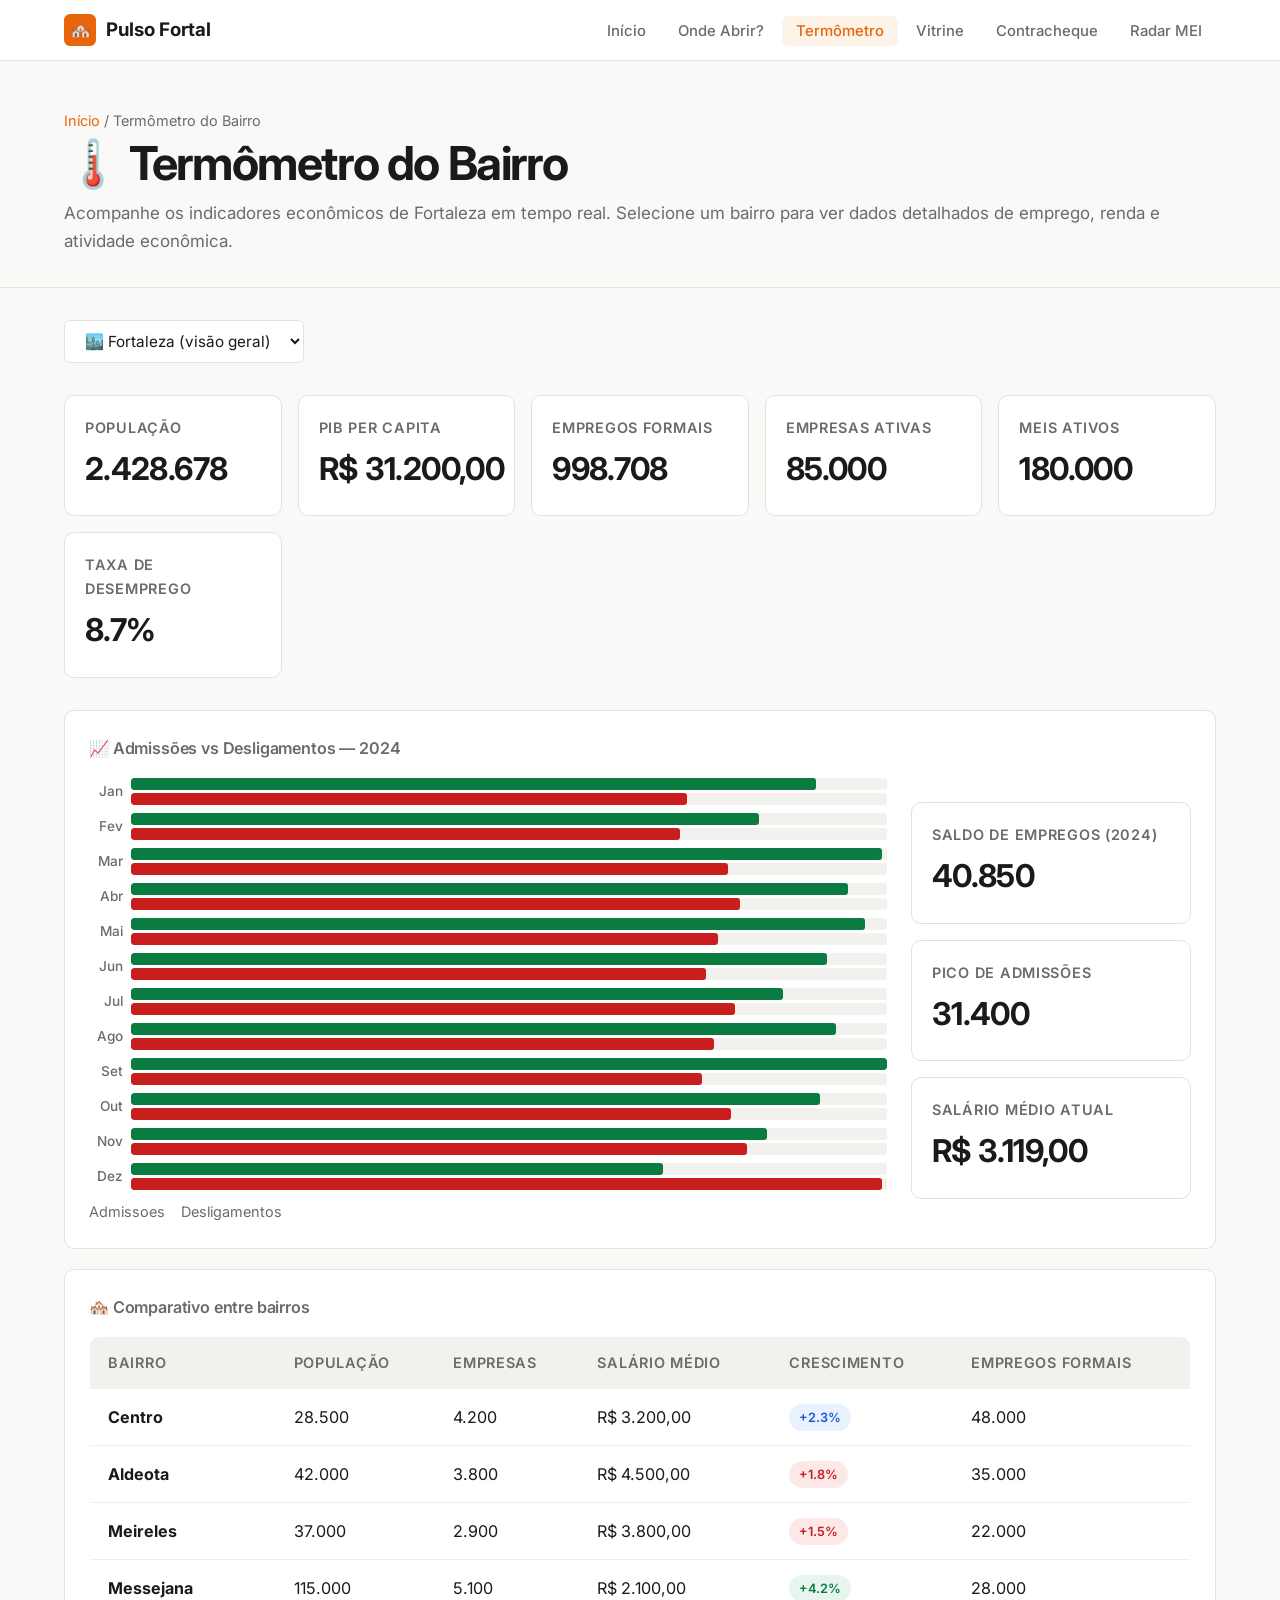
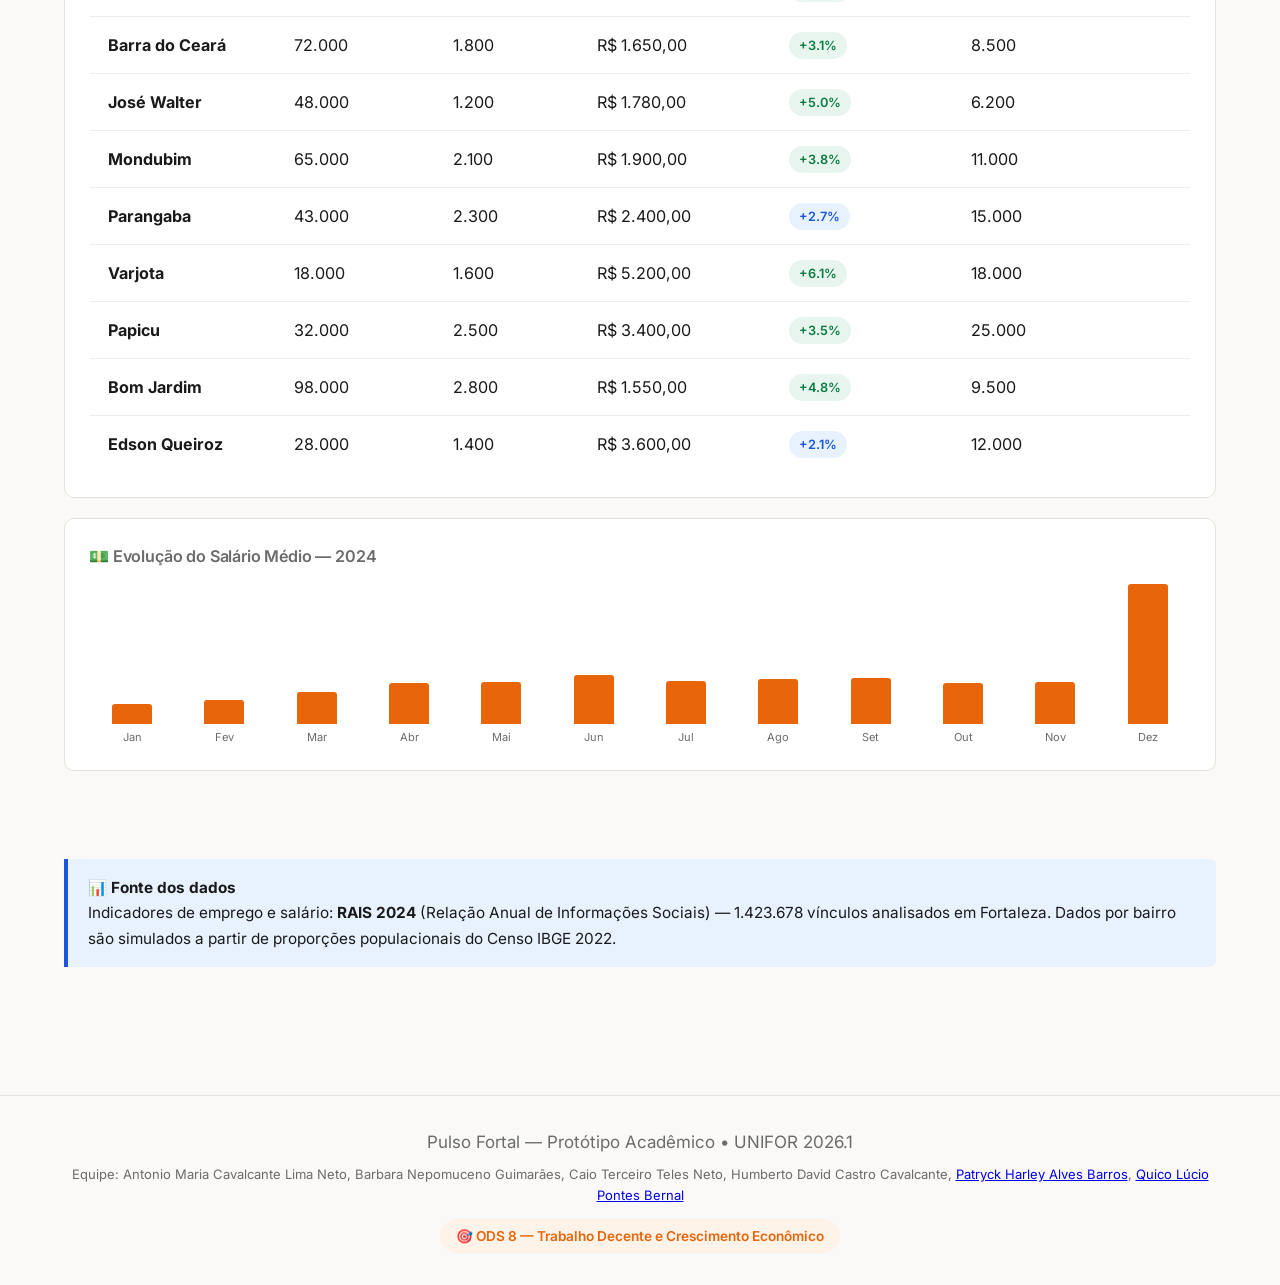
<file: termometro.html>
<!DOCTYPE html>
<html lang="pt-BR">
<head>
  <meta charset="UTF-8">
  <meta name="viewport" content="width=device-width, initial-scale=1.0">
  <title>Termômetro do Bairro — Pulso Fortal</title>
  <link rel="preconnect" href="https://fonts.googleapis.com">
  <link href="https://fonts.googleapis.com/css2?family=Inter:wght@400;500;600;700&display=swap" rel="stylesheet">
  <link rel="stylesheet" href="css/style.css">
</head>
<body>

<nav class="navbar">
  <div class="container">
    <a href="index.html" class="nav-brand">
      <span class="logo-icon">🏘️</span>
      Pulso Fortal
    </a>
    <ul class="nav-links">
      <li><a href="index.html">Início</a></li>
      <li><a href="onde-abrir.html">Onde Abrir?</a></li>
      <li><a href="termometro.html">Termômetro</a></li>
      <li><a href="vitrine.html">Vitrine</a></li>
      <li><a href="contracheque.html">Contracheque</a></li>
      <li><a href="radar-mei.html">Radar MEI</a></li>
    </ul>
  </div>
</nav>

<header class="page-header">
  <div class="container">
    <div class="breadcrumb"><a href="index.html">Início</a> / Termômetro do Bairro</div>
    <h1>🌡️ Termômetro do Bairro</h1>
    <p>Acompanhe os indicadores econômicos de Fortaleza em tempo real. Selecione um bairro para ver dados detalhados de emprego, renda e atividade econômica.</p>
  </div>
</header>

<main class="container">
  <div class="filter-bar">
    <select class="form-select" id="bairroSelect" onchange="updateBairro()">
      <option value="fortaleza">🏙️ Fortaleza (visão geral)</option>
    </select>
  </div>

  <!-- Fortaleza overview stats -->
  <div class="stat-row" id="overviewStats"></div>

  <!-- Monthly employment chart -->
  <div class="chart-box">
    <h3>📈 Admissões vs Desligamentos — 2024</h3>
    <div style="display:flex;gap:24px;align-items:center;flex-wrap:wrap;">
      <div style="flex:1;min-width:300px;">
        <div id="empregoChart"></div>
      </div>
      <div style="width:280px;">
        <div class="stat-card mb-16">
          <div class="stat-label">Saldo de empregos (2024)</div>
          <div class="stat-value" id="netJobs">—</div>
        </div>
        <div class="stat-card mb-16">
          <div class="stat-label">Pico de admissões</div>
          <div class="stat-value" id="peakHires">—</div>
        </div>
        <div class="stat-card">
          <div class="stat-label">Salário médio atual</div>
          <div class="stat-value" id="avgSalary">—</div>
        </div>
      </div>
    </div>
  </div>

  <!-- Bairro comparison table -->
  <div class="chart-box" id="bairroComparison" style="display:none;">
    <h3>🏘️ Comparativo entre bairros</h3>
    <table class="data-table">
      <thead>
        <tr>
          <th>Bairro</th>
          <th>População</th>
          <th>Empresas</th>
          <th>Salário Médio</th>
          <th>Crescimento</th>
          <th>Empregos Formais</th>
        </tr>
      </thead>
      <tbody id="bairroCompBody"></tbody>
    </table>
  </div>

  <!-- Salary evolution -->
  <div class="chart-box">
    <h3>💵 Evolução do Salário Médio — 2024</h3>
    <div id="salaryChart"></div>
  </div>

  <section class="section">
    <div class="info-box">
      <strong>📊 Fonte dos dados</strong><br>
      Indicadores de emprego e salário: <strong>RAIS 2024</strong> (Relação Anual de Informações Sociais) — 1.423.678 vínculos analisados em Fortaleza. Dados por bairro são simulados a partir de proporções populacionais do Censo IBGE 2022.
    </div>
  </section>
</main>

<footer class="footer">
  <div class="container">
    <p>Pulso Fortal — Protótipo Acadêmico • UNIFOR 2026.1</p>
    <p style="margin-top:8px;font-size:0.9em;">Equipe: Antonio Maria Cavalcante Lima Neto, Barbara Nepomuceno Guimarães, Caio Terceiro Teles Neto, Humberto David Castro Cavalcante, <a href="https://www.linkedin.com/in/patryckharley/" target="_blank">Patryck Harley Alves Barros</a>, <a href="https://www.linkedin.com/in/quico-bernal-%F0%9F%8F%B3%EF%B8%8F%E2%80%8D%F0%9F%8C%88-299121204" target="_blank">Quico Lúcio Pontes Bernal</a></p>
    <span class="ods-badge">🎯 ODS 8 — Trabalho Decente e Crescimento Econômico</span>
  </div>
</footer>

<script src="js/main.js"></script>
<script>
let indicadores, bairros;

async function init() {
  indicadores = await loadData('data/indicadores.json');
  bairros = await loadData('data/bairros.json');
  if (!indicadores || !bairros) return;

  // Populate bairro dropdown
  const select = document.getElementById('bairroSelect');
  bairros.forEach(b => {
    const opt = document.createElement('option');
    opt.value = b.id;
    opt.textContent = `🏘️ ${b.nome}`;
    select.appendChild(opt);
  });

  updateBairro();
}

function updateBairro() {
  const selected = document.getElementById('bairroSelect').value;

  if (selected === 'fortaleza') {
    showFortalezaOverview();
    document.getElementById('bairroComparison').style.display = 'block';
    renderBairroComparison();
  } else {
    showBairroDetail(selected);
    document.getElementById('bairroComparison').style.display = 'none';
  }
}

function showFortalezaOverview() {
  const f = indicadores.fortaleza;
  document.getElementById('overviewStats').innerHTML = `
    <div class="stat-card"><div class="stat-label">População</div><div class="stat-value">${formatNum(f.populacao)}</div></div>
    <div class="stat-card"><div class="stat-label">PIB per capita</div><div class="stat-value">${formatBRL(f.pib_per_capita)}</div></div>
    <div class="stat-card"><div class="stat-label">Empregos Formais</div><div class="stat-value">${formatNum(f.empregos_formais)}</div></div>
    <div class="stat-card"><div class="stat-label">Empresas Ativas</div><div class="stat-value">${formatNum(f.empresas_ativas)}</div></div>
    <div class="stat-card"><div class="stat-label">MEIs Ativos</div><div class="stat-value">${formatNum(f.meis_ativos)}</div></div>
    <div class="stat-card"><div class="stat-label">Taxa de Desemprego</div><div class="stat-value">${f.taxa_desemprego}%</div></div>
  `;

  renderEmploymentChart(indicadores.serie_historica);
  renderSalaryChart(indicadores.serie_historica);

  // Summary stats
  const series = indicadores.serie_historica;
  const net = series.reduce((s, m) => s + m.admissoes - m.desligamentos, 0);
  document.getElementById('netJobs').textContent = formatNum(net);
  document.getElementById('peakHires').textContent = formatNum(Math.max(...series.map(m => m.admissoes)));
  document.getElementById('avgSalary').textContent = formatBRL(series[series.length - 1].salario_medio);
}

function showBairroDetail(bairroId) {
  const b = bairros.find(b => b.id === bairroId);
  if (!b) return;

  document.getElementById('overviewStats').innerHTML = `
    <div class="stat-card"><div class="stat-label">População</div><div class="stat-value">${formatNum(b.pop)}</div></div>
    <div class="stat-card"><div class="stat-label">Empresas</div><div class="stat-value">${formatNum(b.empresas)}</div></div>
    <div class="stat-card"><div class="stat-label">Salário Médio</div><div class="stat-value">${formatBRL(b.salario_medio)}</div></div>
    <div class="stat-card"><div class="stat-label">Empregos Formais</div><div class="stat-value">${formatNum(b.empregos_formais)}</div></div>
    <div class="stat-card"><div class="stat-label">Crescimento</div><div class="stat-value">${formatPct(b.crescimento)}</div></div>
    <div class="stat-card"><div class="stat-label">Setores</div><div class="stat-value" style="font-size:0.85rem;">${b.setores.join(', ')}</div></div>
  `;

  // Generate bairro-specific monthly data (scaled from Fortaleza total)
  const scale = b.empregos_formais / indicadores.fortaleza.empregos_formais;
  const bairroSeries = indicadores.serie_historica.map(m => ({
    mes: m.mes,
    admissoes: Math.round(m.admissoes * scale),
    desligamentos: Math.round(m.desligamentos * scale),
    salario_medio: m.salario_medio * (b.salario_medio / indicadores.fortaleza.salario_medio)
  }));

  renderEmploymentChart(bairroSeries);
  renderSalaryChart(bairroSeries);

  const net = bairroSeries.reduce((s, m) => s + m.admissoes - m.desligamentos, 0);
  document.getElementById('netJobs').textContent = formatNum(net);
  document.getElementById('peakHires').textContent = formatNum(Math.max(...bairroSeries.map(m => m.admissoes)));
  document.getElementById('avgSalary').textContent = formatBRL(Math.round(bairroSeries[bairroSeries.length - 1].salario_medio));
}

function renderBairroComparison() {
  document.getElementById('bairroCompBody').innerHTML = bairros.map(b => `
    <tr>
      <td><strong>${b.nome}</strong></td>
      <td>${formatNum(b.pop)}</td>
      <td>${formatNum(b.empresas)}</td>
      <td>${formatBRL(b.salario_medio)}</td>
      <td><span class="badge ${b.crescimento > 3 ? 'badge-green' : b.crescimento > 2 ? 'badge-blue' : 'badge-red'}">${formatPct(b.crescimento)}</span></td>
      <td>${formatNum(b.empregos_formais)}</td>
    </tr>
  `).join('');
}

function renderEmploymentChart(series) {
  const container = document.getElementById('empregoChart');
  const max = Math.max(...series.flatMap(m => [m.admissoes, m.desligamentos]));
  container.innerHTML = series.map(m => {
    const hirePct = (m.admissoes / max) * 100;
    const firePct = (m.desligamentos / max) * 100;
    const month = m.mes.split('-')[1];
    const monthNames = ['Jan','Fev','Mar','Abr','Mai','Jun','Jul','Ago','Set','Out','Nov','Dez'];
    return `
      <div style="display:flex;align-items:center;gap:8px;margin-bottom:8px;">
        <div style="width:34px;font-size:0.8rem;text-align:right;color:var(--color-text-secondary);font-weight:500;">${monthNames[parseInt(month)-1]}</div>
        <div style="flex:1;display:flex;flex-direction:column;gap:3px;">
          <div style="height:12px;background:var(--color-surface-alt);border-radius:3px;overflow:hidden;">
            <div style="height:100%;width:${hirePct}%;background:var(--color-green);border-radius:3px;" title="Admissoes: ${m.admissoes}"></div>
          </div>
          <div style="height:12px;background:var(--color-surface-alt);border-radius:3px;overflow:hidden;">
            <div style="height:100%;width:${firePct}%;background:var(--color-red);border-radius:3px;" title="Desligamentos: ${m.desligamentos}"></div>
          </div>
        </div>
      </div>`;
  }).join('') + `
    <div style="display:flex;gap:16px;margin-top:10px;font-size:0.85rem;color:var(--color-text-secondary);">
      <span>Admissoes</span><span>Desligamentos</span>
    </div>`;
}

function renderSalaryChart(series) {
  const container = document.getElementById('salaryChart');
  const salaries = series.map(m => m.salario_medio);
  const min = Math.min(...salaries);
  const max = Math.max(...salaries);
  const range = max - min || 1;

  container.innerHTML = `
    <div style="display:flex;align-items:flex-end;gap:6px;height:160px;padding-top:20px;">
      ${series.map(m => {
        const h = ((m.salario_medio - min) / range) * 120 + 20;
        const month = m.mes.split('-')[1];
        const monthNames = ['Jan','Fev','Mar','Abr','Mai','Jun','Jul','Ago','Set','Out','Nov','Dez'];
        return `<div style="flex:1;text-align:center;display:flex;flex-direction:column;align-items:center;gap:4px;">
          <div style="height:${h}px;width:100%;max-width:40px;background:var(--color-accent);border-radius:3px 3px 0 0;position:relative;" title="${formatBRL(m.salario_medio)}"></div>
          <span style="font-size:0.65rem;color:var(--color-text-secondary);">${monthNames[parseInt(month)-1]}</span>
        </div>`;
      }).join('')}
    </div>`;
}

init();
</script>
</body>
</html>
</file>
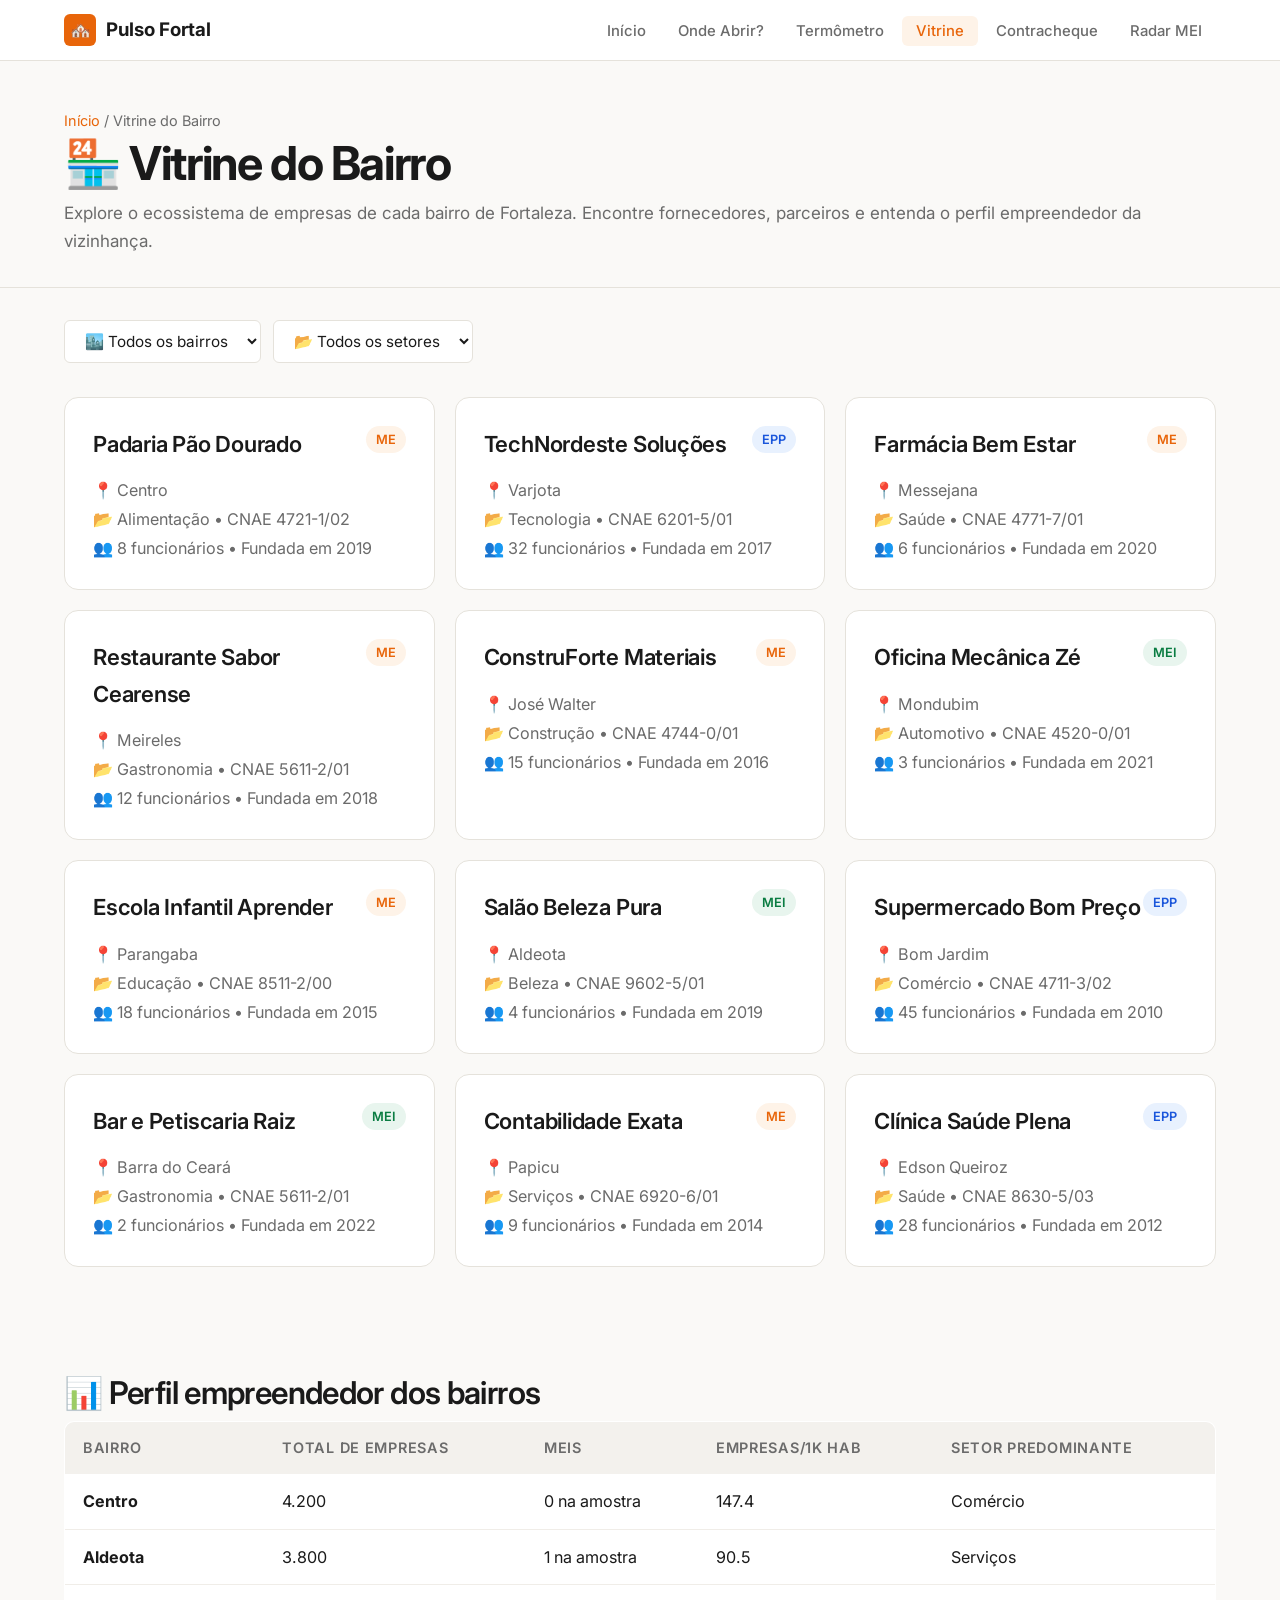
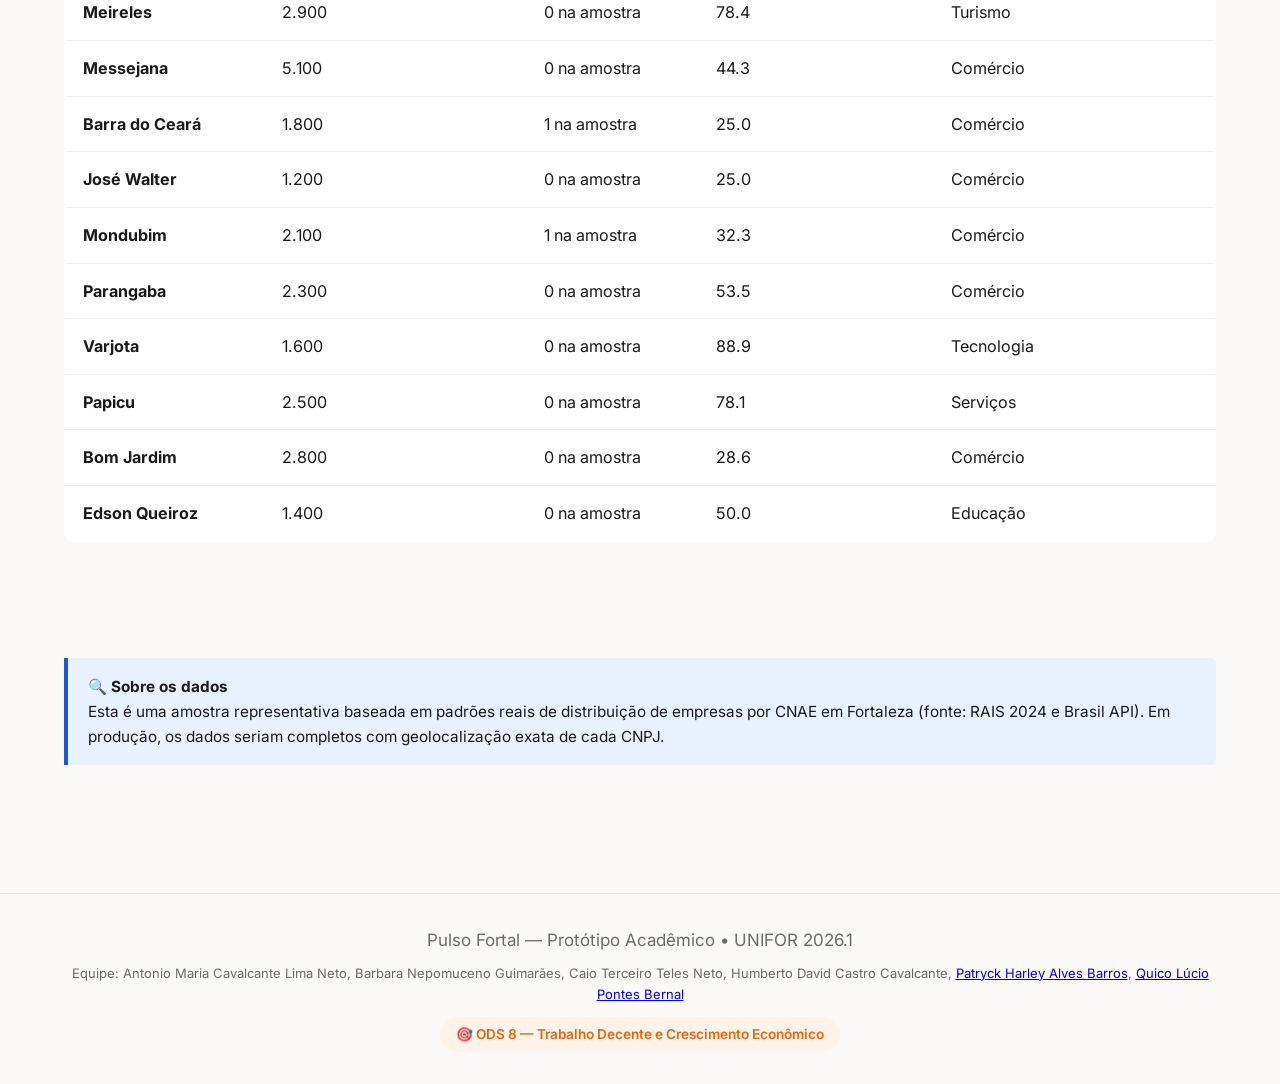
<file: vitrine.html>
<!DOCTYPE html>
<html lang="pt-BR">
<head>
  <meta charset="UTF-8">
  <meta name="viewport" content="width=device-width, initial-scale=1.0">
  <title>Vitrine do Bairro — Pulso Fortal</title>
  <link rel="preconnect" href="https://fonts.googleapis.com">
  <link href="https://fonts.googleapis.com/css2?family=Inter:wght@400;500;600;700&display=swap" rel="stylesheet">
  <link rel="stylesheet" href="css/style.css">
</head>
<body>

<nav class="navbar">
  <div class="container">
    <a href="index.html" class="nav-brand">
      <span class="logo-icon">🏘️</span>
      Pulso Fortal
    </a>
    <ul class="nav-links">
      <li><a href="index.html">Início</a></li>
      <li><a href="onde-abrir.html">Onde Abrir?</a></li>
      <li><a href="termometro.html">Termômetro</a></li>
      <li><a href="vitrine.html">Vitrine</a></li>
      <li><a href="contracheque.html">Contracheque</a></li>
      <li><a href="radar-mei.html">Radar MEI</a></li>
    </ul>
  </div>
</nav>

<header class="page-header">
  <div class="container">
    <div class="breadcrumb"><a href="index.html">Início</a> / Vitrine do Bairro</div>
    <h1>🏪 Vitrine do Bairro</h1>
    <p>Explore o ecossistema de empresas de cada bairro de Fortaleza. Encontre fornecedores, parceiros e entenda o perfil empreendedor da vizinhança.</p>
  </div>
</header>

<main class="container">
  <div class="filter-bar">
    <select class="form-select" id="bairroFilter" onchange="filterEmpresas()">
      <option value="all">🏙️ Todos os bairros</option>
    </select>
    <select class="form-select" id="setorFilter" onchange="filterEmpresas()">
      <option value="all">📂 Todos os setores</option>
    </select>
  </div>

  <div id="empresasList" class="card-grid"></div>

  <section class="section">
    <h2 class="section-title">📊 Perfil empreendedor dos bairros</h2>
    <table class="data-table">
      <thead>
        <tr>
          <th>Bairro</th>
          <th>Total de Empresas</th>
          <th>MEIs</th>
          <th>Empresas/1k hab</th>
          <th>Setor predominante</th>
        </tr>
      </thead>
      <tbody id="perfilBody"></tbody>
    </table>
  </section>

  <section class="section">
    <div class="info-box">
      <strong>🔍 Sobre os dados</strong><br>
      Esta é uma amostra representativa baseada em padrões reais de distribuição de empresas por CNAE em Fortaleza (fonte: RAIS 2024 e Brasil API). Em produção, os dados seriam completos com geolocalização exata de cada CNPJ.
    </div>
  </section>
</main>

<footer class="footer">
  <div class="container">
    <p>Pulso Fortal — Protótipo Acadêmico • UNIFOR 2026.1</p>
    <p style="margin-top:8px;font-size:0.9em;">Equipe: Antonio Maria Cavalcante Lima Neto, Barbara Nepomuceno Guimarães, Caio Terceiro Teles Neto, Humberto David Castro Cavalcante, <a href="https://www.linkedin.com/in/patryckharley/" target="_blank">Patryck Harley Alves Barros</a>, <a href="https://www.linkedin.com/in/quico-bernal-%F0%9F%8F%B3%EF%B8%8F%E2%80%8D%F0%9F%8C%88-299121204" target="_blank">Quico Lúcio Pontes Bernal</a></p>
    <span class="ods-badge">🎯 ODS 8 — Trabalho Decente e Crescimento Econômico</span>
  </div>
</footer>

<script src="js/main.js"></script>
<script>
let empresas, bairros;

async function init() {
  [empresas, bairros] = await Promise.all([
    loadData('data/empresas.json'),
    loadData('data/bairros.json')
  ]);
  if (!empresas || !bairros) return;

  // Populate filters
  const bairroFilter = document.getElementById('bairroFilter');
  bairros.forEach(b => {
    const opt = document.createElement('option');
    opt.value = b.id;
    opt.textContent = `🏘️ ${b.nome}`;
    bairroFilter.appendChild(opt);
  });

  const setores = [...new Set(empresas.map(e => e.setor))];
  const setorFilter = document.getElementById('setorFilter');
  setores.forEach(s => {
    const opt = document.createElement('option');
    opt.value = s;
    opt.textContent = s;
    setorFilter.appendChild(opt);
  });

  renderPerfil();
  filterEmpresas();
}

function filterEmpresas() {
  const bairroId = document.getElementById('bairroFilter').value;
  const setor = document.getElementById('setorFilter').value;

  let filtered = empresas;
  if (bairroId !== 'all') filtered = filtered.filter(e => e.bairro === bairroId);
  if (setor !== 'all') filtered = filtered.filter(e => e.setor === setor);

  document.getElementById('empresasList').innerHTML = filtered.map(e => {
    const bairro = bairros.find(b => b.id === e.bairro);
    const porteLabel = e.porte === 'MEI' ? 'badge-green' : e.porte === 'EPP' ? 'badge-blue' : 'badge-orange';
    return `
      <div class="card">
        <div style="display:flex;justify-content:space-between;align-items:start;margin-bottom:8px;">
          <h3>${e.nome}</h3>
          <span class="badge ${porteLabel}">${e.porte}</span>
        </div>
        <p style="margin-bottom:4px;">📍 ${bairro ? bairro.nome : e.bairro}</p>
        <p style="margin-bottom:4px;">📂 ${e.setor} • CNAE ${e.cnae}</p>
        <p>👥 ${e.funcionarios} funcionários • Fundada em ${e.fundacao}</p>
      </div>
    `;
  }).join('') || '<p style="grid-column:1/-1;text-align:center;color:var(--color-text-secondary);padding:40px;">Nenhuma empresa encontrada com esses filtros.</p>';
}

function renderPerfil() {
  document.getElementById('perfilBody').innerHTML = bairros.map(b => {
    const empresasNoBairro = empresas.filter(e => e.bairro === b.id);
    const meis = empresasNoBairro.filter(e => e.porte === 'MEI').length;
    const densidade = ((b.empresas / b.pop) * 1000).toFixed(1);
    return `
      <tr>
        <td><strong>${b.nome}</strong></td>
        <td>${formatNum(b.empresas)}</td>
        <td>${meis} na amostra</td>
        <td>${densidade}</td>
        <td>${b.setores[0]}</td>
      </tr>
    `;
  }).join('');
}

init();
</script>
</body>
</html>
</file>
<file: css/style.css>
/* =========================================
   Pulso Fortal — Design System
   Clean, profissional, com toque brasileiro
   ========================================= */

:root {
  --color-bg: #faf9f7;
  --color-surface: #ffffff;
  --color-surface-alt: #f3f1ed;
  --color-text: #1a1a1a;
  --color-text-secondary: #6b6b6b;
  --color-accent: #e8650a;
  --color-accent-hover: #c75508;
  --color-accent-light: #fef3e8;
  --color-green: #0a7c42;
  --color-green-light: #e8f5ee;
  --color-blue: #1a56db;
  --color-blue-light: #e8f1fe;
  --color-red: #c81e1e;
  --color-red-light: #fde8e8;
  --color-border: #e5e2db;
  --color-border-light: #f0ede8;

  --font-sans: 'Inter', system-ui, -apple-system, sans-serif;
  --font-mono: 'JetBrains Mono', 'Fira Code', monospace;

  --radius-sm: 6px;
  --radius: 10px;
  --radius-lg: 14px;

  --shadow-sm: 0 1px 2px rgba(0,0,0,0.04);
  --shadow: 0 1px 3px rgba(0,0,0,0.06), 0 1px 2px rgba(0,0,0,0.04);
  --shadow-lg: 0 4px 16px rgba(0,0,0,0.08);

  --max-width: 1200px;
}

* {
  margin: 0;
  padding: 0;
  box-sizing: border-box;
}

html {
  font-size: 17px;
  scroll-behavior: smooth;
}

body {
  font-family: var(--font-sans);
  color: var(--color-text);
  background: var(--color-bg);
  line-height: 1.65;
  -webkit-font-smoothing: antialiased;
}

/* Typography */
h1 { font-size: 2.75rem; font-weight: 700; letter-spacing: -0.03em; line-height: 1.15; }
h2 { font-size: 1.85rem; font-weight: 600; letter-spacing: -0.02em; line-height: 1.2; }
h3 { font-size: 1.3rem; font-weight: 600; letter-spacing: -0.01em; }
p { color: var(--color-text-secondary); font-size: 1rem; }

/* Layout */
.container {
  max-width: var(--max-width);
  margin: 0 auto;
  padding: 0 24px;
}

/* Header / Navigation */
.navbar {
  background: var(--color-surface);
  border-bottom: 1px solid var(--color-border);
  position: sticky;
  top: 0;
  z-index: 100;
  backdrop-filter: blur(12px);
  background: rgba(255,255,255,0.92);
}

.navbar .container {
  display: flex;
  align-items: center;
  justify-content: space-between;
  height: 60px;
}

.nav-brand {
  display: flex;
  align-items: center;
  gap: 10px;
  text-decoration: none;
  color: var(--color-text);
  font-weight: 700;
  font-size: 1.1rem;
}

.nav-brand .logo-icon {
  width: 32px;
  height: 32px;
  background: var(--color-accent);
  border-radius: var(--radius-sm);
  display: flex;
  align-items: center;
  justify-content: center;
  color: white;
  font-size: 1rem;
}

.nav-links {
  display: flex;
  gap: 4px;
  list-style: none;
}

.nav-links a {
  text-decoration: none;
  color: var(--color-text-secondary);
  padding: 6px 14px;
  border-radius: var(--radius-sm);
  font-size: 0.875rem;
  font-weight: 500;
  transition: all 0.15s;
}

.nav-links a:hover,
.nav-links a.active {
  color: var(--color-accent);
  background: var(--color-accent-light);
}

/* Hero */
.hero {
  padding: 80px 0 60px;
  text-align: center;
}

.hero h1 {
  font-size: 3rem;
  margin-bottom: 16px;
}

.hero h1 .accent { color: var(--color-accent); }

.hero p {
  font-size: 1.2rem;
  max-width: 640px;
  margin: 0 auto 32px;
}

/* Cards grid */
.card-grid {
  display: grid;
  grid-template-columns: repeat(auto-fill, minmax(340px, 1fr));
  gap: 20px;
  padding: 10px 0 60px;
}

.card {
  background: var(--color-surface);
  border: 1px solid var(--color-border);
  border-radius: var(--radius-lg);
  padding: 28px;
  transition: all 0.2s;
  text-decoration: none;
  color: inherit;
  display: block;
}

.card:hover {
  border-color: var(--color-accent);
  box-shadow: var(--shadow-lg);
  transform: translateY(-2px);
}

.card-icon {
  width: 48px;
  height: 48px;
  border-radius: var(--radius);
  display: flex;
  align-items: center;
  justify-content: center;
  font-size: 1.4rem;
  margin-bottom: 16px;
}

.card h3 { margin-bottom: 8px; }
.card p { font-size: 0.95rem; line-height: 1.55; }

/* Stat Cards */
.stat-row {
  display: grid;
  grid-template-columns: repeat(auto-fit, minmax(200px, 1fr));
  gap: 16px;
  margin: 32px 0;
}

.stat-card {
  background: var(--color-surface);
  border: 1px solid var(--color-border);
  border-radius: var(--radius);
  padding: 20px;
}

.stat-card .stat-value {
  font-size: 1.85rem;
  font-weight: 700;
  letter-spacing: -0.02em;
  color: var(--color-text);
}

.stat-card .stat-label {
  font-size: 0.85rem;
  color: var(--color-text-secondary);
  text-transform: uppercase;
  letter-spacing: 0.05em;
  font-weight: 600;
  margin-bottom: 4px;
}

/* Section */
.section {
  padding: 48px 0;
}

.section-title {
  margin-bottom: 8px;
}

.section-subtitle {
  color: var(--color-text-secondary);
  margin-bottom: 24px;
  font-size: 1.05rem;
}

/* Table-like displays */
.data-table {
  width: 100%;
  border-collapse: collapse;
  background: var(--color-surface);
  border-radius: var(--radius);
  overflow: hidden;
  border: 1px solid var(--color-border);
}

.data-table th,
.data-table td {
  padding: 14px 18px;
  text-align: left;
  font-size: 0.95rem;
}

.data-table th {
  background: var(--color-surface-alt);
  font-weight: 600;
  font-size: 0.85rem;
  text-transform: uppercase;
  letter-spacing: 0.05em;
  color: var(--color-text-secondary);
}

.data-table tr:not(:last-child) td {
  border-bottom: 1px solid var(--color-border-light);
}

/* Badge */
.badge {
  display: inline-block;
  padding: 3px 10px;
  border-radius: 20px;
  font-size: 0.75rem;
  font-weight: 600;
}

.badge-green { background: var(--color-green-light); color: var(--color-green); }
.badge-blue { background: var(--color-blue-light); color: var(--color-blue); }
.badge-orange { background: var(--color-accent-light); color: var(--color-accent); }
.badge-red { background: var(--color-red-light); color: var(--color-red); }

/* Score bar */
.score-bar {
  height: 8px;
  background: var(--color-surface-alt);
  border-radius: 4px;
  overflow: hidden;
}

.score-fill {
  height: 100%;
  border-radius: 4px;
  transition: width 0.5s ease;
}

.score-green { background: var(--color-green); }
.score-blue { background: var(--color-blue); }
.score-orange { background: var(--color-accent); }

/* Page header */
.page-header {
  padding: 48px 0 32px;
  border-bottom: 1px solid var(--color-border);
  margin-bottom: 32px;
}

.page-header h1 { margin-bottom: 8px; }
.page-header .breadcrumb {
  font-size: 0.85rem;
  color: var(--color-text-secondary);
  margin-bottom: 4px;
}
.page-header .breadcrumb a {
  color: var(--color-accent);
  text-decoration: none;
}

/* Filter bar */
.filter-bar {
  display: flex;
  gap: 12px;
  flex-wrap: wrap;
  margin-bottom: 24px;
}

.filter-btn {
  padding: 8px 18px;
  border: 1px solid var(--color-border);
  border-radius: 20px;
  background: var(--color-surface);
  font-size: 0.85rem;
  cursor: pointer;
  font-family: var(--font-sans);
  color: var(--color-text-secondary);
  transition: all 0.15s;
}

.filter-btn:hover { border-color: var(--color-accent); color: var(--color-accent); }
.filter-btn.active { background: var(--color-accent); color: white; border-color: var(--color-accent); }

/* Chart placeholder */
.chart-box {
  background: var(--color-surface);
  border: 1px solid var(--color-border);
  border-radius: var(--radius);
  padding: 24px;
  margin-bottom: 20px;
}

.chart-box h3 {
  font-size: 0.95rem;
  color: var(--color-text-secondary);
  margin-bottom: 16px;
  font-weight: 600;
}

/* Footer */
.footer {
  border-top: 1px solid var(--color-border);
  padding: 32px 0;
  text-align: center;
  color: var(--color-text-secondary);
  font-size: 0.85rem;
  margin-top: 60px;
}

.footer .ods-badge {
  display: inline-block;
  padding: 6px 16px;
  background: var(--color-accent-light);
  color: var(--color-accent);
  border-radius: 20px;
  font-weight: 600;
  font-size: 0.8rem;
  margin-top: 12px;
}

/* Responsive */
@media (max-width: 768px) {
  .hero h1 { font-size: 2rem; }
  .hero p { font-size: 1rem; }
  .card-grid { grid-template-columns: 1fr; }
  .stat-row { grid-template-columns: 1fr 1fr; }
  .nav-links { display: none; }
}

/* Utility */
.text-center { text-align: center; }
.mt-16 { margin-top: 16px; }
.mt-32 { margin-top: 32px; }
.mb-16 { margin-bottom: 16px; }
.mb-32 { margin-bottom: 32px; }

/* Highlight number */
.num-highlight {
  color: var(--color-accent);
  font-weight: 700;
}

/* Info box */
.info-box {
  background: var(--color-blue-light);
  border-left: 4px solid var(--color-blue);
  padding: 16px 20px;
  border-radius: 0 var(--radius-sm) var(--radius-sm) 0;
  margin: 20px 0;
  font-size: 0.9rem;
  color: var(--color-text);
}

/* Select / Input */
.form-select {
  padding: 10px 16px;
  border: 1px solid var(--color-border);
  border-radius: var(--radius-sm);
  font-family: var(--font-sans);
  font-size: 0.9rem;
  background: var(--color-surface);
  color: var(--color-text);
  cursor: pointer;
}

.form-select:focus {
  outline: none;
  border-color: var(--color-accent);
  box-shadow: 0 0 0 3px var(--color-accent-light);
}
</file>
